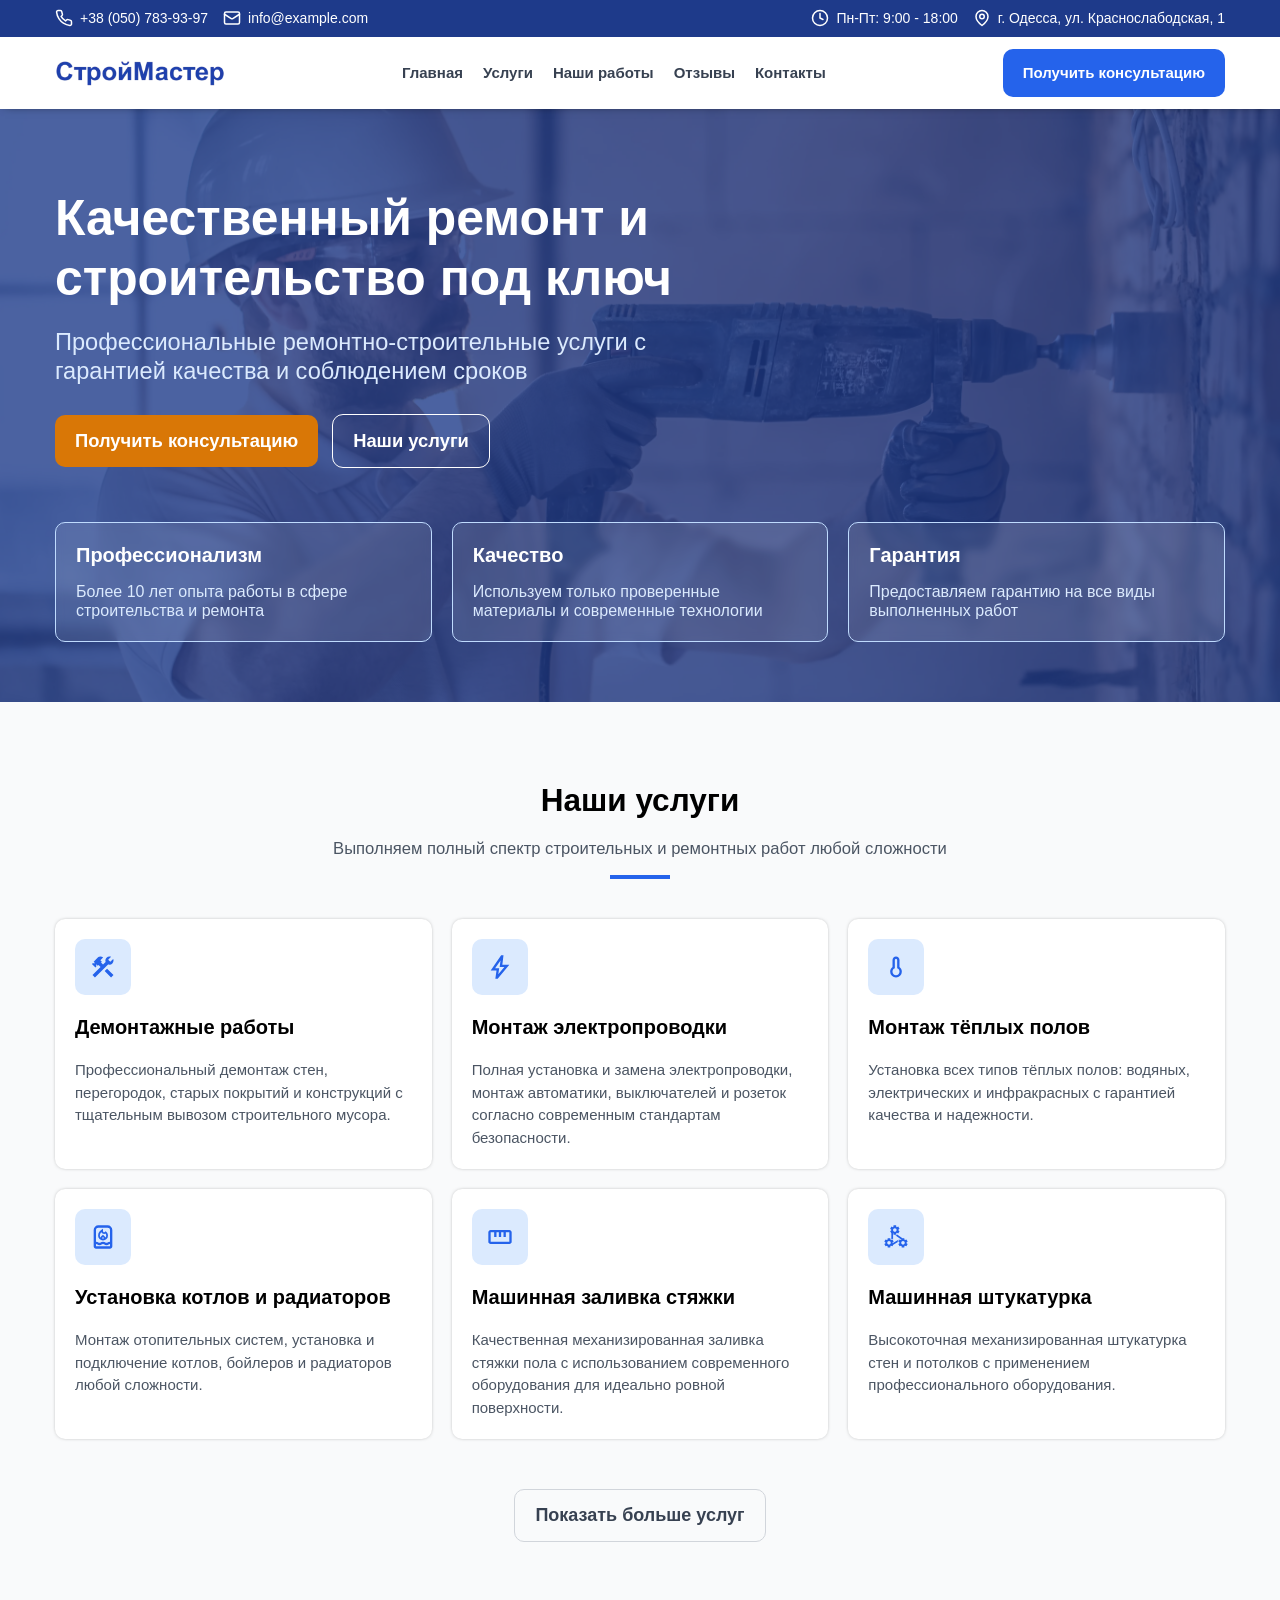
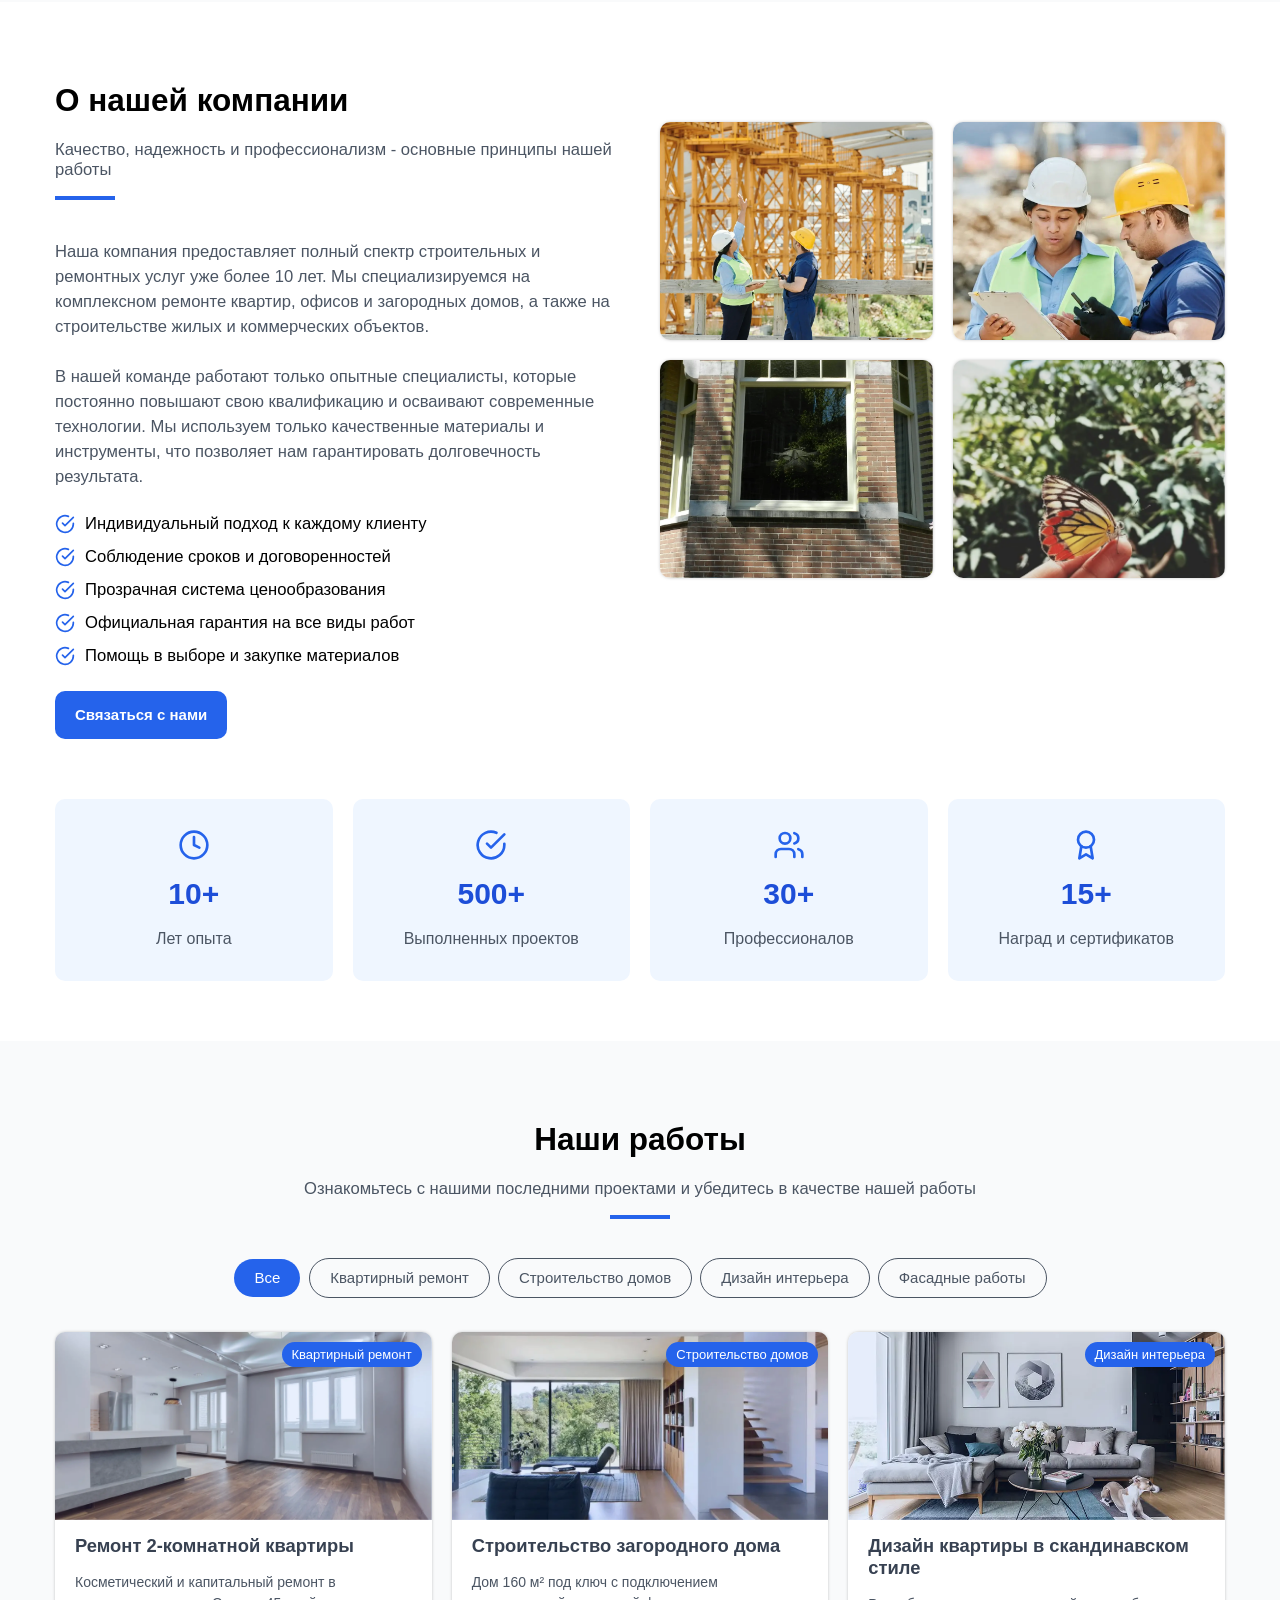
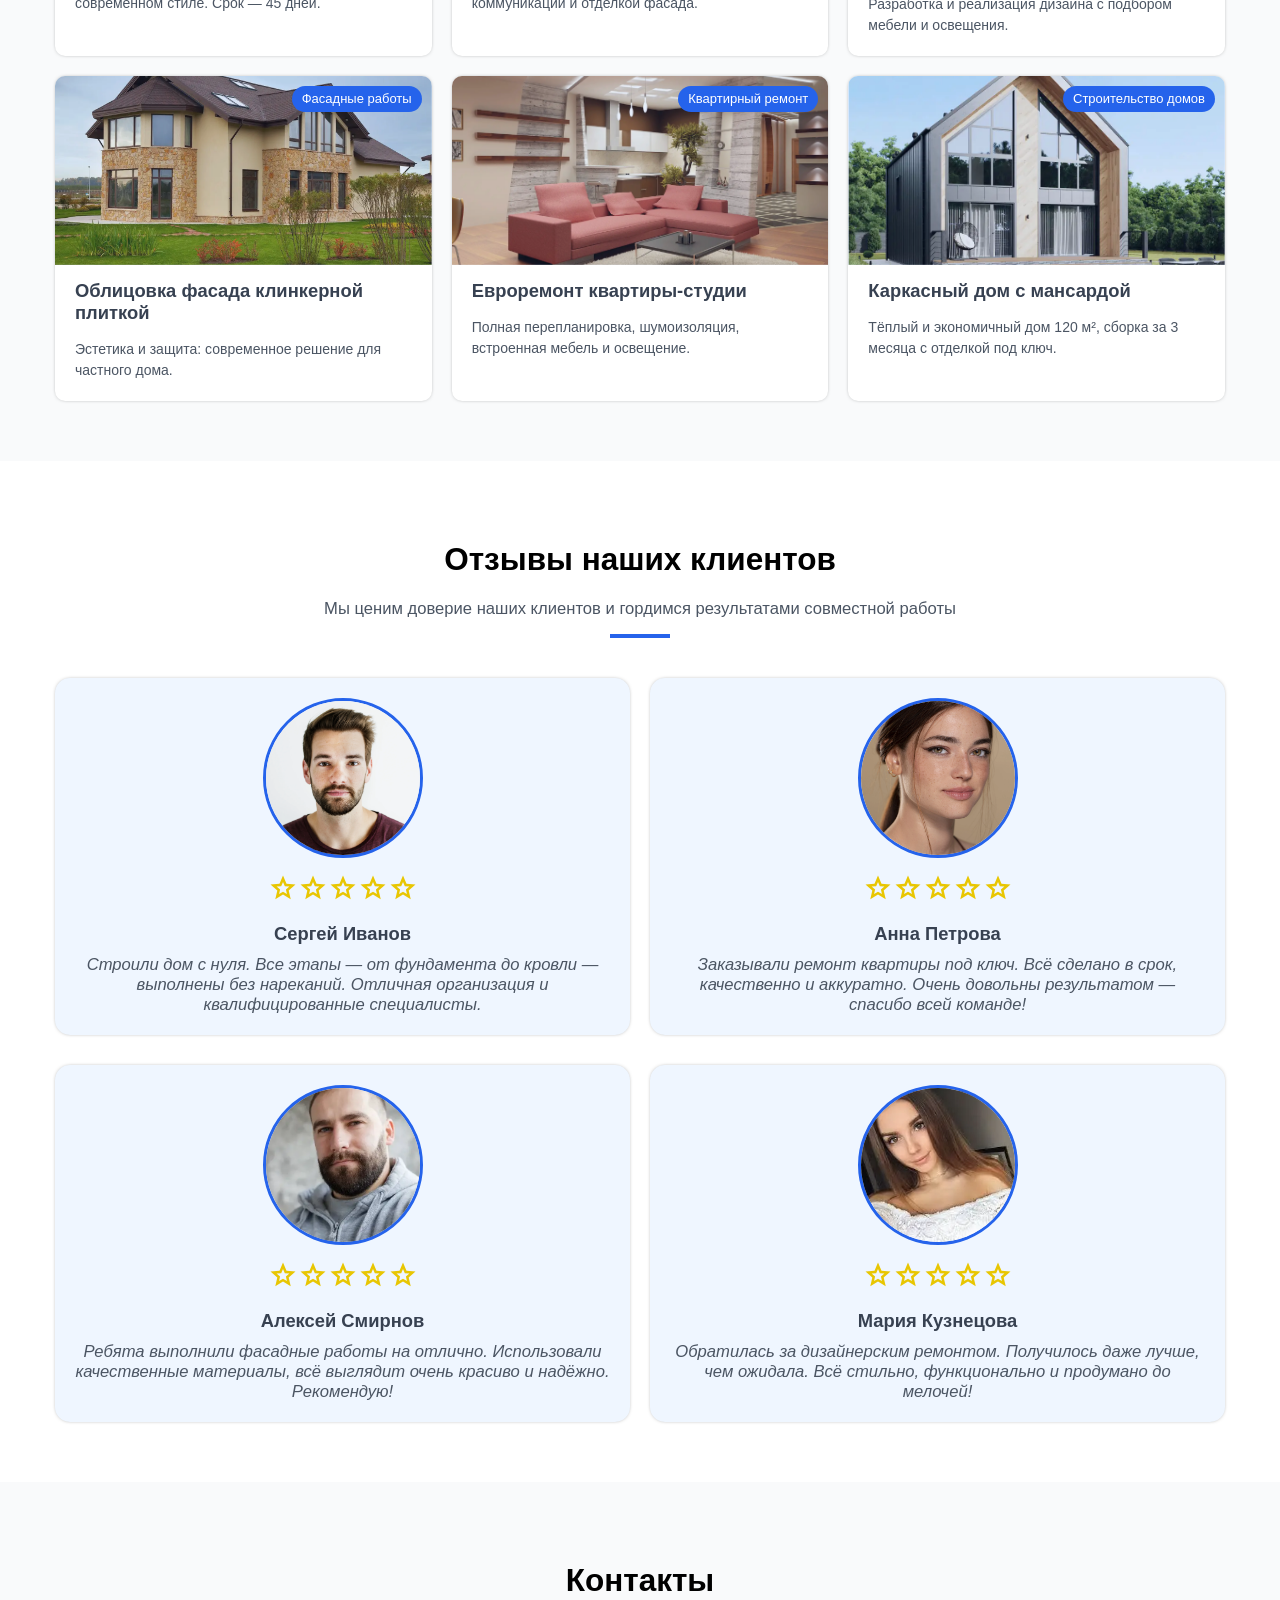
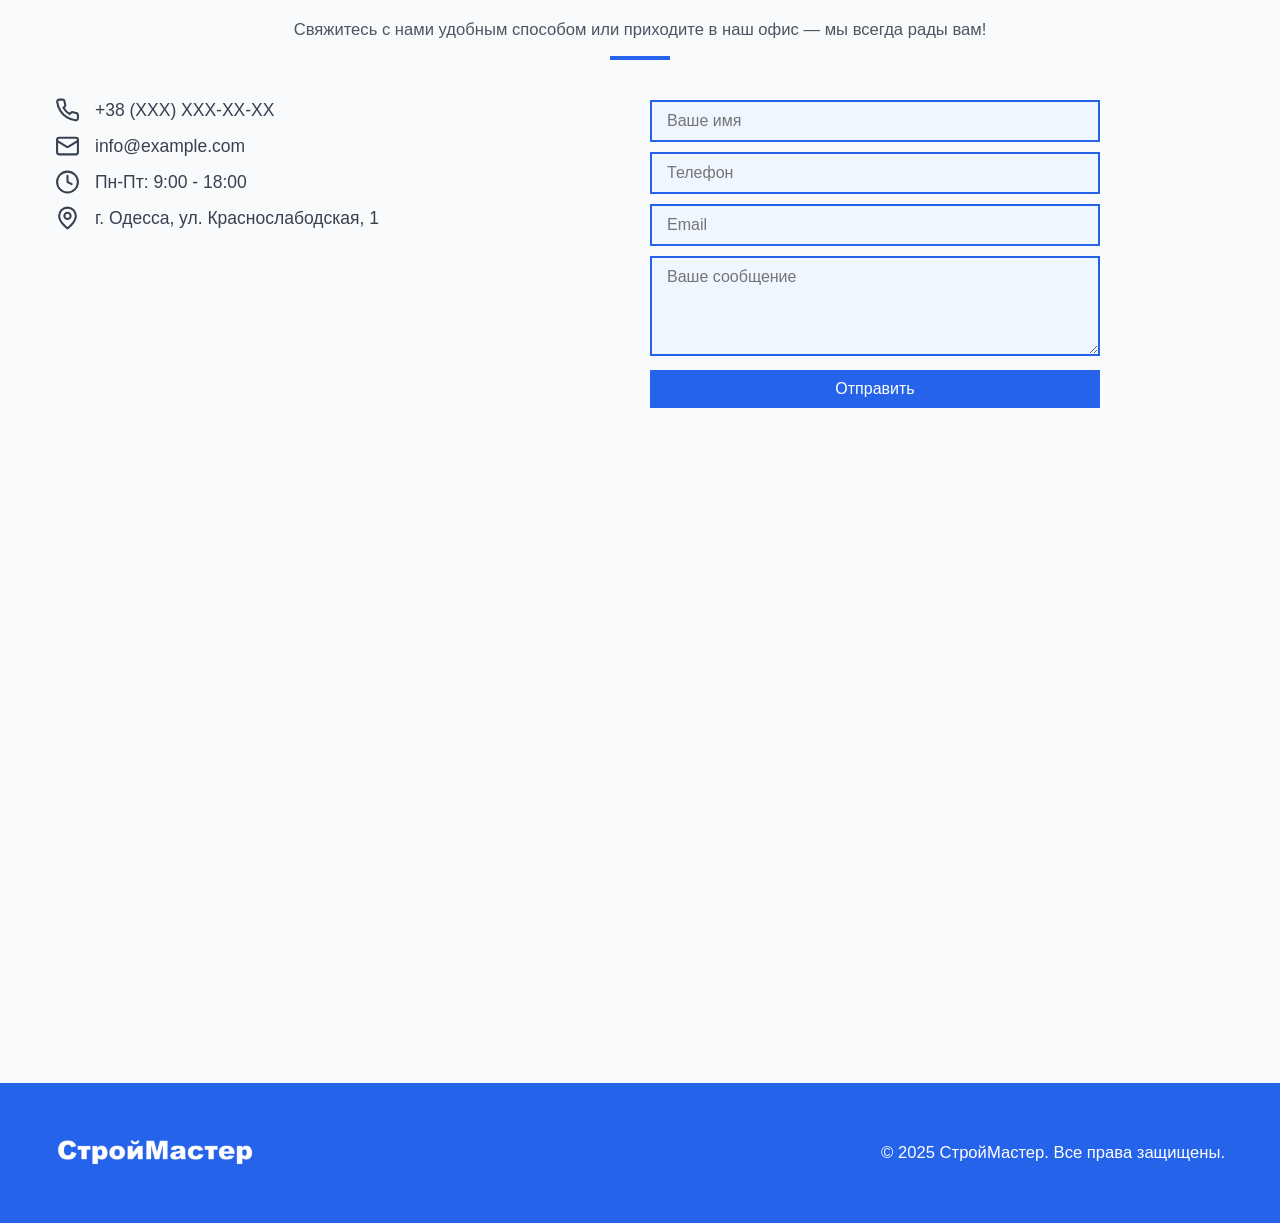
<file: index.html>
<!DOCTYPE html><html lang="ru"><head>    <meta charset="UTF-8">    <meta name="viewport" content="width=device-width, initial-scale=1.0">    <title>&#x421;&#x442;&#x440;&#x43E;&#x439;&#x41C;&#x430;&#x441;&#x442;&#x435;&#x440;</title>    <link rel="stylesheet" href="css/style.css"></head><body>    <div class="wrapper">        <header class="header">    <div class="header-top">        <div class="container">            <div class="header-top__body">                <ul class="header-top__list">                    <li class="header-top__item phone">                        <a href="tel:+380507839397">+38 (050) 783-93-97</a>                    </li>                    <li class="header-top__item mail">                        <a href="mailto:info@example.com">info@example.com</a>                    </li>                </ul>                <ul class="header-top__list">                    <li class="header-top__item time">                        <span>&#x41F;&#x43D;-&#x41F;&#x442;: 9:00 - 18:00</span>                    </li>                    <li class="header-top__item address">                        <span>&#x433;. &#x41E;&#x434;&#x435;&#x441;&#x441;&#x430;, &#x443;&#x43B;. &#x41A;&#x440;&#x430;&#x441;&#x43D;&#x43E;&#x441;&#x43B;&#x430;&#x431;&#x43E;&#x434;&#x441;&#x43A;&#x430;&#x44F;, 1</span>                    </li>                </ul>            </div>        </div>    </div>    <div class="header-bottom">        <div class="container">            <div class="header-bottom__body">                <div class="header-bottom__logo">                    <a href>                        <picture><source srcset="img/logo/01.webp" type="image/webp"><img src="img/logo/01.png" alt="logo"></picture>                    </a>                </div>                <ul class="header-bottom__list">                    <li class="header-bottom__item">                        <a href="index.html#main" id="main-button">&#x413;&#x43B;&#x430;&#x432;&#x43D;&#x430;&#x44F;</a>                    </li>                    <li class="header-bottom__item">                        <a href="index.html#services" id="services-button">&#x423;&#x441;&#x43B;&#x443;&#x433;&#x438;</a>                    </li>                    <li class="header-bottom__item">                        <a href="index.html#projects" id="projects-button">&#x41D;&#x430;&#x448;&#x438; &#x440;&#x430;&#x431;&#x43E;&#x442;&#x44B;</a>                    </li>                    <li class="header-bottom__item">                        <a href="index.html#feedbacks" id="feedbacks-button">&#x41E;&#x442;&#x437;&#x44B;&#x432;&#x44B;</a>                    </li>                    <li class="header-bottom__item">                        <a href="index.html#contacts" id="contacts-button">&#x41A;&#x43E;&#x43D;&#x442;&#x430;&#x43A;&#x442;&#x44B;</a>                    </li>                </ul>                <div class="header-bottom__link">                    <a href="index.html#contacts" id="contacts-button">&#x41F;&#x43E;&#x43B;&#x443;&#x447;&#x438;&#x442;&#x44C; &#x43A;&#x43E;&#x43D;&#x441;&#x443;&#x43B;&#x44C;&#x442;&#x430;&#x446;&#x438;&#x44E;</a>                </div>                <div class="header-bottom__menu">                    <span></span>                    <span></span>                    <span></span>                </div>            </div>        </div>    </div></header>        <main class="home-page">            <div class="hero" id="main">                <div class="container">                    <div class="hero__body">                        <div class="hero-body__title">                            <h1>&#x41A;&#x430;&#x447;&#x435;&#x441;&#x442;&#x432;&#x435;&#x43D;&#x43D;&#x44B;&#x439; &#x440;&#x435;&#x43C;&#x43E;&#x43D;&#x442; &#x438; &#x441;&#x442;&#x440;&#x43E;&#x438;&#x442;&#x435;&#x43B;&#x44C;&#x441;&#x442;&#x432;&#x43E; &#x43F;&#x43E;&#x434; &#x43A;&#x43B;&#x44E;&#x447;</h1>                        </div>                        <div class="hero-body__text">                            <p>&#x41F;&#x440;&#x43E;&#x444;&#x435;&#x441;&#x441;&#x438;&#x43E;&#x43D;&#x430;&#x43B;&#x44C;&#x43D;&#x44B;&#x435; &#x440;&#x435;&#x43C;&#x43E;&#x43D;&#x442;&#x43D;&#x43E;-&#x441;&#x442;&#x440;&#x43E;&#x438;&#x442;&#x435;&#x43B;&#x44C;&#x43D;&#x44B;&#x435; &#x443;&#x441;&#x43B;&#x443;&#x433;&#x438; &#x441; &#x433;&#x430;&#x440;&#x430;&#x43D;&#x442;&#x438;&#x435;&#x439; &#x43A;&#x430;&#x447;&#x435;&#x441;&#x442;&#x432;&#x430; &#x438; &#x441;&#x43E;&#x431;&#x43B;&#x44E;&#x434;&#x435;&#x43D;&#x438;&#x435;&#x43C; &#x441;&#x440;&#x43E;&#x43A;&#x43E;&#x432;</p>                        </div>                        <div class="hero-body__buttons">                            <div class="hero-body__button orange">                                <a href="#contacts">&#x41F;&#x43E;&#x43B;&#x443;&#x447;&#x438;&#x442;&#x44C; &#x43A;&#x43E;&#x43D;&#x441;&#x443;&#x43B;&#x44C;&#x442;&#x430;&#x446;&#x438;&#x44E;</a>                            </div>                            <div class="hero-body__button">                                <a href="#services">&#x41D;&#x430;&#x448;&#x438; &#x443;&#x441;&#x43B;&#x443;&#x433;&#x438;</a>                            </div>                        </div>                    </div>                    <div class="hero__items">                        <div class="hero-items__item">                            <div class="hero-items-item__title">                                <h2>&#x41F;&#x440;&#x43E;&#x444;&#x435;&#x441;&#x441;&#x438;&#x43E;&#x43D;&#x430;&#x43B;&#x438;&#x437;&#x43C;</h2>                            </div>                            <div class="hero-items-item__text">                                <p>&#x411;&#x43E;&#x43B;&#x435;&#x435; 10 &#x43B;&#x435;&#x442; &#x43E;&#x43F;&#x44B;&#x442;&#x430; &#x440;&#x430;&#x431;&#x43E;&#x442;&#x44B; &#x432; &#x441;&#x444;&#x435;&#x440;&#x435; &#x441;&#x442;&#x440;&#x43E;&#x438;&#x442;&#x435;&#x43B;&#x44C;&#x441;&#x442;&#x432;&#x430; &#x438; &#x440;&#x435;&#x43C;&#x43E;&#x43D;&#x442;&#x430;</p>                            </div>                        </div>                        <div class="hero-items__item">                            <div class="hero-items-item__title">                                <h2>&#x41A;&#x430;&#x447;&#x435;&#x441;&#x442;&#x432;&#x43E;</h2>                            </div>                            <div class="hero-items-item__text">                                <p>&#x418;&#x441;&#x43F;&#x43E;&#x43B;&#x44C;&#x437;&#x443;&#x435;&#x43C; &#x442;&#x43E;&#x43B;&#x44C;&#x43A;&#x43E; &#x43F;&#x440;&#x43E;&#x432;&#x435;&#x440;&#x435;&#x43D;&#x43D;&#x44B;&#x435; &#x43C;&#x430;&#x442;&#x435;&#x440;&#x438;&#x430;&#x43B;&#x44B; &#x438; &#x441;&#x43E;&#x432;&#x440;&#x435;&#x43C;&#x435;&#x43D;&#x43D;&#x44B;&#x435; &#x442;&#x435;&#x445;&#x43D;&#x43E;&#x43B;&#x43E;&#x433;&#x438;&#x438;</p>                            </div>                        </div>                        <div class="hero-items__item">                            <div class="hero-items-item__title">                                <h2>&#x413;&#x430;&#x440;&#x430;&#x43D;&#x442;&#x438;&#x44F;</h2>                            </div>                            <div class="hero-items-item__text">                                <p>&#x41F;&#x440;&#x435;&#x434;&#x43E;&#x441;&#x442;&#x430;&#x432;&#x43B;&#x44F;&#x435;&#x43C; &#x433;&#x430;&#x440;&#x430;&#x43D;&#x442;&#x438;&#x44E; &#x43D;&#x430; &#x432;&#x441;&#x435; &#x432;&#x438;&#x434;&#x44B; &#x432;&#x44B;&#x43F;&#x43E;&#x43B;&#x43D;&#x435;&#x43D;&#x43D;&#x44B;&#x445; &#x440;&#x430;&#x431;&#x43E;&#x442;</p>                            </div>                        </div>                    </div>                </div>            </div>            <div class="services" id="services">                <div class="container">                    <div class="services__title">                        <h1>&#x41D;&#x430;&#x448;&#x438; &#x443;&#x441;&#x43B;&#x443;&#x433;&#x438;</h1>                    </div>                    <div class="services__text">                        <p>&#x412;&#x44B;&#x43F;&#x43E;&#x43B;&#x43D;&#x44F;&#x435;&#x43C; &#x43F;&#x43E;&#x43B;&#x43D;&#x44B;&#x439; &#x441;&#x43F;&#x435;&#x43A;&#x442;&#x440; &#x441;&#x442;&#x440;&#x43E;&#x438;&#x442;&#x435;&#x43B;&#x44C;&#x43D;&#x44B;&#x445; &#x438; &#x440;&#x435;&#x43C;&#x43E;&#x43D;&#x442;&#x43D;&#x44B;&#x445; &#x440;&#x430;&#x431;&#x43E;&#x442; &#x43B;&#x44E;&#x431;&#x43E;&#x439; &#x441;&#x43B;&#x43E;&#x436;&#x43D;&#x43E;&#x441;&#x442;&#x438;</p>                    </div>                    <div class="services__body">                        <div class="services__item">                            <div class="services-item__img">                                <a href>                                    <picture><source srcset="img/services/01.svg" type="image/webp"><img src="img/services/01.svg" alt="services"></picture>                                </a>                            </div>                            <div class="services-item__title">                                <a href="demontazhnye-raboty.html">&#x414;&#x435;&#x43C;&#x43E;&#x43D;&#x442;&#x430;&#x436;&#x43D;&#x44B;&#x435; &#x440;&#x430;&#x431;&#x43E;&#x442;&#x44B;</a>                            </div>                            <div class="services-item__text">                                <p>&#x41F;&#x440;&#x43E;&#x444;&#x435;&#x441;&#x441;&#x438;&#x43E;&#x43D;&#x430;&#x43B;&#x44C;&#x43D;&#x44B;&#x439; &#x434;&#x435;&#x43C;&#x43E;&#x43D;&#x442;&#x430;&#x436; &#x441;&#x442;&#x435;&#x43D;, &#x43F;&#x435;&#x440;&#x435;&#x433;&#x43E;&#x440;&#x43E;&#x434;&#x43E;&#x43A;, &#x441;&#x442;&#x430;&#x440;&#x44B;&#x445; &#x43F;&#x43E;&#x43A;&#x440;&#x44B;&#x442;&#x438;&#x439; &#x438; &#x43A;&#x43E;&#x43D;&#x441;&#x442;&#x440;&#x443;&#x43A;&#x446;&#x438;&#x439; &#x441; &#x442;&#x449;&#x430;&#x442;&#x435;&#x43B;&#x44C;&#x43D;&#x44B;&#x43C; &#x432;&#x44B;&#x432;&#x43E;&#x437;&#x43E;&#x43C; &#x441;&#x442;&#x440;&#x43E;&#x438;&#x442;&#x435;&#x43B;&#x44C;&#x43D;&#x43E;&#x433;&#x43E; &#x43C;&#x443;&#x441;&#x43E;&#x440;&#x430;.</p>                            </div>                        </div>                        <div class="services__item">                            <div class="services-item__img">                                <a href>                                    <picture><source srcset="img/services/02.svg" type="image/webp"><img src="img/services/02.svg" alt="services"></picture>                                </a>                            </div>                            <div class="services-item__title">                                <a href="montazh-elektroprovodki.html">&#x41C;&#x43E;&#x43D;&#x442;&#x430;&#x436; &#x44D;&#x43B;&#x435;&#x43A;&#x442;&#x440;&#x43E;&#x43F;&#x440;&#x43E;&#x432;&#x43E;&#x434;&#x43A;&#x438;</a>                            </div>                            <div class="services-item__text">                                <p>&#x41F;&#x43E;&#x43B;&#x43D;&#x430;&#x44F; &#x443;&#x441;&#x442;&#x430;&#x43D;&#x43E;&#x432;&#x43A;&#x430; &#x438; &#x437;&#x430;&#x43C;&#x435;&#x43D;&#x430; &#x44D;&#x43B;&#x435;&#x43A;&#x442;&#x440;&#x43E;&#x43F;&#x440;&#x43E;&#x432;&#x43E;&#x434;&#x43A;&#x438;, &#x43C;&#x43E;&#x43D;&#x442;&#x430;&#x436; &#x430;&#x432;&#x442;&#x43E;&#x43C;&#x430;&#x442;&#x438;&#x43A;&#x438;, &#x432;&#x44B;&#x43A;&#x43B;&#x44E;&#x447;&#x430;&#x442;&#x435;&#x43B;&#x435;&#x439; &#x438; &#x440;&#x43E;&#x437;&#x435;&#x442;&#x43E;&#x43A; &#x441;&#x43E;&#x433;&#x43B;&#x430;&#x441;&#x43D;&#x43E; &#x441;&#x43E;&#x432;&#x440;&#x435;&#x43C;&#x435;&#x43D;&#x43D;&#x44B;&#x43C; &#x441;&#x442;&#x430;&#x43D;&#x434;&#x430;&#x440;&#x442;&#x430;&#x43C; &#x431;&#x435;&#x437;&#x43E;&#x43F;&#x430;&#x441;&#x43D;&#x43E;&#x441;&#x442;&#x438;.</p>                            </div>                        </div>                        <div class="services__item">                            <div class="services-item__img">                                <a href>                                    <picture><source srcset="img/services/03.svg" type="image/webp"><img src="img/services/03.svg" alt="services"></picture>                                </a>                            </div>                            <div class="services-item__title">                                <a href="montazh-teplykh-polov.html">&#x41C;&#x43E;&#x43D;&#x442;&#x430;&#x436; &#x442;&#x451;&#x43F;&#x43B;&#x44B;&#x445; &#x43F;&#x43E;&#x43B;&#x43E;&#x432;</a>                            </div>                            <div class="services-item__text">                                <p>&#x423;&#x441;&#x442;&#x430;&#x43D;&#x43E;&#x432;&#x43A;&#x430; &#x432;&#x441;&#x435;&#x445; &#x442;&#x438;&#x43F;&#x43E;&#x432; &#x442;&#x451;&#x43F;&#x43B;&#x44B;&#x445; &#x43F;&#x43E;&#x43B;&#x43E;&#x432;: &#x432;&#x43E;&#x434;&#x44F;&#x43D;&#x44B;&#x445;, &#x44D;&#x43B;&#x435;&#x43A;&#x442;&#x440;&#x438;&#x447;&#x435;&#x441;&#x43A;&#x438;&#x445; &#x438; &#x438;&#x43D;&#x444;&#x440;&#x430;&#x43A;&#x440;&#x430;&#x441;&#x43D;&#x44B;&#x445; &#x441; &#x433;&#x430;&#x440;&#x430;&#x43D;&#x442;&#x438;&#x435;&#x439; &#x43A;&#x430;&#x447;&#x435;&#x441;&#x442;&#x432;&#x430; &#x438; &#x43D;&#x430;&#x434;&#x435;&#x436;&#x43D;&#x43E;&#x441;&#x442;&#x438;.</p>                            </div>                        </div>                        <div class="services__item">                            <div class="services-item__img">                                <a href>                                    <picture><source srcset="img/services/04.svg" type="image/webp"><img src="img/services/04.svg" alt="services"></picture>                                </a>                            </div>                            <div class="services-item__title">                                <a href="ustanovka-kotlov-i-radiatorov.html">&#x423;&#x441;&#x442;&#x430;&#x43D;&#x43E;&#x432;&#x43A;&#x430; &#x43A;&#x43E;&#x442;&#x43B;&#x43E;&#x432; &#x438; &#x440;&#x430;&#x434;&#x438;&#x430;&#x442;&#x43E;&#x440;&#x43E;&#x432;</a>                            </div>                            <div class="services-item__text">                                <p>&#x41C;&#x43E;&#x43D;&#x442;&#x430;&#x436; &#x43E;&#x442;&#x43E;&#x43F;&#x438;&#x442;&#x435;&#x43B;&#x44C;&#x43D;&#x44B;&#x445; &#x441;&#x438;&#x441;&#x442;&#x435;&#x43C;, &#x443;&#x441;&#x442;&#x430;&#x43D;&#x43E;&#x432;&#x43A;&#x430; &#x438; &#x43F;&#x43E;&#x434;&#x43A;&#x43B;&#x44E;&#x447;&#x435;&#x43D;&#x438;&#x435; &#x43A;&#x43E;&#x442;&#x43B;&#x43E;&#x432;, &#x431;&#x43E;&#x439;&#x43B;&#x435;&#x440;&#x43E;&#x432; &#x438; &#x440;&#x430;&#x434;&#x438;&#x430;&#x442;&#x43E;&#x440;&#x43E;&#x432; &#x43B;&#x44E;&#x431;&#x43E;&#x439; &#x441;&#x43B;&#x43E;&#x436;&#x43D;&#x43E;&#x441;&#x442;&#x438;.</p>                            </div>                        </div>                        <div class="services__item">                            <div class="services-item__img">                                <a href>                                    <picture><source srcset="img/services/05.svg" type="image/webp"><img src="img/services/05.svg" alt="services"></picture>                                </a>                            </div>                            <div class="services-item__title">                                <a href="mashinnaya-zalivka-styazhki.html">&#x41C;&#x430;&#x448;&#x438;&#x43D;&#x43D;&#x430;&#x44F; &#x437;&#x430;&#x43B;&#x438;&#x432;&#x43A;&#x430; &#x441;&#x442;&#x44F;&#x436;&#x43A;&#x438;</a>                            </div>                            <div class="services-item__text">                                <p>&#x41A;&#x430;&#x447;&#x435;&#x441;&#x442;&#x432;&#x435;&#x43D;&#x43D;&#x430;&#x44F; &#x43C;&#x435;&#x445;&#x430;&#x43D;&#x438;&#x437;&#x438;&#x440;&#x43E;&#x432;&#x430;&#x43D;&#x43D;&#x430;&#x44F; &#x437;&#x430;&#x43B;&#x438;&#x432;&#x43A;&#x430; &#x441;&#x442;&#x44F;&#x436;&#x43A;&#x438; &#x43F;&#x43E;&#x43B;&#x430; &#x441; &#x438;&#x441;&#x43F;&#x43E;&#x43B;&#x44C;&#x437;&#x43E;&#x432;&#x430;&#x43D;&#x438;&#x435;&#x43C; &#x441;&#x43E;&#x432;&#x440;&#x435;&#x43C;&#x435;&#x43D;&#x43D;&#x43E;&#x433;&#x43E; &#x43E;&#x431;&#x43E;&#x440;&#x443;&#x434;&#x43E;&#x432;&#x430;&#x43D;&#x438;&#x44F; &#x434;&#x43B;&#x44F; &#x438;&#x434;&#x435;&#x430;&#x43B;&#x44C;&#x43D;&#x43E; &#x440;&#x43E;&#x432;&#x43D;&#x43E;&#x439; &#x43F;&#x43E;&#x432;&#x435;&#x440;&#x445;&#x43D;&#x43E;&#x441;&#x442;&#x438;.</p>                            </div>                        </div>                        <div class="services__item">                            <div class="services-item__img">                                <a href>                                    <picture><source srcset="img/services/06.svg" type="image/webp"><img src="img/services/06.svg" alt="services"></picture>                                </a>                            </div>                            <div class="services-item__title">                                <a href="mashinnaya-shtukaturka.html">&#x41C;&#x430;&#x448;&#x438;&#x43D;&#x43D;&#x430;&#x44F; &#x448;&#x442;&#x443;&#x43A;&#x430;&#x442;&#x443;&#x440;&#x43A;&#x430;</a>                            </div>                            <div class="services-item__text">                                <p>&#x412;&#x44B;&#x441;&#x43E;&#x43A;&#x43E;&#x442;&#x43E;&#x447;&#x43D;&#x430;&#x44F; &#x43C;&#x435;&#x445;&#x430;&#x43D;&#x438;&#x437;&#x438;&#x440;&#x43E;&#x432;&#x430;&#x43D;&#x43D;&#x430;&#x44F; &#x448;&#x442;&#x443;&#x43A;&#x430;&#x442;&#x443;&#x440;&#x43A;&#x430; &#x441;&#x442;&#x435;&#x43D; &#x438; &#x43F;&#x43E;&#x442;&#x43E;&#x43B;&#x43A;&#x43E;&#x432; &#x441; &#x43F;&#x440;&#x438;&#x43C;&#x435;&#x43D;&#x435;&#x43D;&#x438;&#x435;&#x43C; &#x43F;&#x440;&#x43E;&#x444;&#x435;&#x441;&#x441;&#x438;&#x43E;&#x43D;&#x430;&#x43B;&#x44C;&#x43D;&#x43E;&#x433;&#x43E; &#x43E;&#x431;&#x43E;&#x440;&#x443;&#x434;&#x43E;&#x432;&#x430;&#x43D;&#x438;&#x44F;.</p>                            </div>                        </div>                        <div class="services__item">                            <div class="services-item__img">                                <a href>                                    <picture><source srcset="img/services/07.svg" type="image/webp"><img src="img/services/07.svg" alt="services"></picture>                                </a>                            </div>                            <div class="services-item__title">                                <a href="montazh-gipsokartonnykh-konstruktsiy.html">&#x41C;&#x43E;&#x43D;&#x442;&#x430;&#x436; &#x433;&#x438;&#x43F;&#x441;&#x43E;&#x43A;&#x430;&#x440;&#x442;&#x43E;&#x43D;&#x43D;&#x44B;&#x445; &#x43A;&#x43E;&#x43D;&#x441;&#x442;&#x440;&#x443;&#x43A;&#x446;&#x438;&#x439;</a>                            </div>                            <div class="services-item__text">                                <p>&#x421;&#x43E;&#x437;&#x434;&#x430;&#x43D;&#x438;&#x435; &#x441;&#x442;&#x435;&#x43D;, &#x43F;&#x435;&#x440;&#x435;&#x433;&#x43E;&#x440;&#x43E;&#x434;&#x43E;&#x43A;, &#x43C;&#x43D;&#x43E;&#x433;&#x43E;&#x443;&#x440;&#x43E;&#x432;&#x43D;&#x435;&#x432;&#x44B;&#x445; &#x43F;&#x43E;&#x442;&#x43E;&#x43B;&#x43A;&#x43E;&#x432; &#x438; &#x43D;&#x438;&#x448; &#x438;&#x437; &#x433;&#x438;&#x43F;&#x441;&#x43E;&#x43A;&#x430;&#x440;&#x442;&#x43E;&#x43D;&#x430; &#x43B;&#x44E;&#x431;&#x43E;&#x439; &#x441;&#x43B;&#x43E;&#x436;&#x43D;&#x43E;&#x441;&#x442;&#x438; &#x438; &#x43A;&#x43E;&#x43D;&#x444;&#x438;&#x433;&#x443;&#x440;&#x430;&#x446;&#x438;&#x438;.</p>                            </div>                        </div>                        <div class="services__item">                            <div class="services-item__img">                                <a href>                                    <picture><source srcset="img/services/08.svg" type="image/webp"><img src="img/services/08.svg" alt="services"></picture>                                </a>                            </div>                            <div class="services-item__title">                                <a href="raspayka-trub-i-kanalizatsiya.html">&#x420;&#x430;&#x441;&#x43F;&#x430;&#x439;&#x43A;&#x430; &#x442;&#x440;&#x443;&#x431; &#x438; &#x43A;&#x430;&#x43D;&#x430;&#x43B;&#x438;&#x437;&#x430;&#x446;&#x438;&#x44F;</a>                            </div>                            <div class="services-item__text">                                <p>&#x41F;&#x440;&#x43E;&#x444;&#x435;&#x441;&#x441;&#x438;&#x43E;&#x43D;&#x430;&#x43B;&#x44C;&#x43D;&#x430;&#x44F; &#x440;&#x430;&#x437;&#x432;&#x43E;&#x434;&#x43A;&#x430; &#x432;&#x43E;&#x434;&#x43E;&#x43F;&#x440;&#x43E;&#x432;&#x43E;&#x434;&#x43D;&#x44B;&#x445; &#x438; &#x43A;&#x430;&#x43D;&#x430;&#x43B;&#x438;&#x437;&#x430;&#x446;&#x438;&#x43E;&#x43D;&#x43D;&#x44B;&#x445; &#x442;&#x440;&#x443;&#x431; &#x441; &#x438;&#x441;&#x43F;&#x43E;&#x43B;&#x44C;&#x437;&#x43E;&#x432;&#x430;&#x43D;&#x438;&#x435;&#x43C; &#x441;&#x43E;&#x432;&#x440;&#x435;&#x43C;&#x435;&#x43D;&#x43D;&#x44B;&#x445; &#x43C;&#x430;&#x442;&#x435;&#x440;&#x438;&#x430;&#x43B;&#x43E;&#x432;.</p>                            </div>                        </div>                        <div class="services__item">                            <div class="services-item__img">                                <a href>                                    <picture><source srcset="img/services/09.svg" type="image/webp"><img src="img/services/09.svg" alt="services"></picture>                                </a>                            </div>                            <div class="services-item__title">                                <a href="ukladka-plitki.html">&#x423;&#x43A;&#x43B;&#x430;&#x434;&#x43A;&#x430; &#x43F;&#x43B;&#x438;&#x442;&#x43A;&#x438;</a>                            </div>                            <div class="services-item__text">                                <p>&#x412;&#x44B;&#x441;&#x43E;&#x43A;&#x43E;&#x43A;&#x430;&#x447;&#x435;&#x441;&#x442;&#x432;&#x435;&#x43D;&#x43D;&#x430;&#x44F; &#x443;&#x43A;&#x43B;&#x430;&#x434;&#x43A;&#x430; &#x43A;&#x435;&#x440;&#x430;&#x43C;&#x438;&#x447;&#x435;&#x441;&#x43A;&#x43E;&#x439; &#x43F;&#x43B;&#x438;&#x442;&#x43A;&#x438;, &#x43A;&#x435;&#x440;&#x430;&#x43C;&#x43E;&#x433;&#x440;&#x430;&#x43D;&#x438;&#x442;&#x430; &#x438; &#x43C;&#x43E;&#x437;&#x430;&#x438;&#x43A;&#x438; &#x43B;&#x44E;&#x431;&#x43E;&#x439; &#x441;&#x43B;&#x43E;&#x436;&#x43D;&#x43E;&#x441;&#x442;&#x438; &#x432; &#x432;&#x430;&#x43D;&#x43D;&#x44B;&#x445; &#x43A;&#x43E;&#x43C;&#x43D;&#x430;&#x442;&#x430;&#x445;, &#x43A;&#x443;&#x445;&#x43D;&#x44F;&#x445; &#x438; &#x434;&#x440;&#x443;&#x433;&#x438;&#x445; &#x43F;&#x43E;&#x43C;&#x435;&#x449;&#x435;&#x43D;&#x438;&#x44F;&#x445;.</p>                            </div>                        </div>                        <div class="services__item">                            <div class="services-item__img">                                <a href>                                    <picture><source srcset="img/services/10.svg" type="image/webp"><img src="img/services/10.svg" alt="services"></picture>                                </a>                            </div>                            <div class="services-item__title">                                <a href="otdelochnye-raboty.html">&#x41E;&#x442;&#x434;&#x435;&#x43B;&#x43E;&#x447;&#x43D;&#x44B;&#x435; &#x440;&#x430;&#x431;&#x43E;&#x442;&#x44B;</a>                            </div>                            <div class="services-item__text">                                <p>&#x41A;&#x43E;&#x43C;&#x43F;&#x43B;&#x435;&#x43A;&#x441;&#x43D;&#x430;&#x44F; &#x432;&#x43D;&#x443;&#x442;&#x440;&#x435;&#x43D;&#x43D;&#x44F;&#x44F; &#x43E;&#x442;&#x434;&#x435;&#x43B;&#x43A;&#x430; &#x43F;&#x43E;&#x43C;&#x435;&#x449;&#x435;&#x43D;&#x438;&#x439;: &#x448;&#x43F;&#x430;&#x442;&#x43B;&#x435;&#x432;&#x43A;&#x430;, &#x43F;&#x43E;&#x43A;&#x440;&#x430;&#x441;&#x43A;&#x430;, &#x43F;&#x43E;&#x43A;&#x43B;&#x435;&#x439;&#x43A;&#x430; &#x43E;&#x431;&#x43E;&#x435;&#x432; &#x438; &#x434;&#x440;&#x443;&#x433;&#x438;&#x435; &#x444;&#x438;&#x43D;&#x438;&#x448;&#x43D;&#x44B;&#x435; &#x440;&#x430;&#x431;&#x43E;&#x442;&#x44B;.</p>                            </div>                        </div>                        <div class="services__item">                            <div class="services-item__img">                                <a href>                                    <picture><source srcset="img/services/11.svg" type="image/webp"><img src="img/services/11.svg" alt="services"></picture>                                </a>                            </div>                            <div class="services-item__title">                                <a href="ukladka-napolnykh-pokrytiy.html">&#x423;&#x43A;&#x43B;&#x430;&#x434;&#x43A;&#x430; &#x43D;&#x430;&#x43F;&#x43E;&#x43B;&#x44C;&#x43D;&#x44B;&#x445; &#x43F;&#x43E;&#x43A;&#x440;&#x44B;&#x442;&#x438;&#x439;</a>                            </div>                            <div class="services-item__text">                                <p>&#x41F;&#x440;&#x43E;&#x444;&#x435;&#x441;&#x441;&#x438;&#x43E;&#x43D;&#x430;&#x43B;&#x44C;&#x43D;&#x430;&#x44F; &#x443;&#x43A;&#x43B;&#x430;&#x434;&#x43A;&#x430; &#x43B;&#x430;&#x43C;&#x438;&#x43D;&#x430;&#x442;&#x430;, &#x43F;&#x430;&#x440;&#x43A;&#x435;&#x442;&#x430;, &#x43B;&#x438;&#x43D;&#x43E;&#x43B;&#x435;&#x443;&#x43C;&#x430;, &#x43A;&#x43E;&#x432;&#x440;&#x43E;&#x43B;&#x438;&#x43D;&#x430; &#x438; &#x434;&#x440;&#x443;&#x433;&#x438;&#x445; &#x43D;&#x430;&#x43F;&#x43E;&#x43B;&#x44C;&#x43D;&#x44B;&#x445; &#x43F;&#x43E;&#x43A;&#x440;&#x44B;&#x442;&#x438;&#x439;.</p>                            </div>                        </div>                        <div class="services__item">                            <div class="services-item__img">                                <a href>                                    <picture><source srcset="img/services/12.svg" type="image/webp"><img src="img/services/12.svg" alt="services"></picture>                                </a>                            </div>                            <div class="services-item__title">                                <a href="ustanovka-dverey.html">&#x423;&#x441;&#x442;&#x430;&#x43D;&#x43E;&#x432;&#x43A;&#x430; &#x434;&#x432;&#x435;&#x440;&#x435;&#x439;</a>                            </div>                            <div class="services-item__text">                                <p>&#x41C;&#x43E;&#x43D;&#x442;&#x430;&#x436; &#x432;&#x445;&#x43E;&#x434;&#x43D;&#x44B;&#x445; &#x438; &#x43C;&#x435;&#x436;&#x43A;&#x43E;&#x43C;&#x43D;&#x430;&#x442;&#x43D;&#x44B;&#x445; &#x434;&#x432;&#x435;&#x440;&#x435;&#x439;, &#x432;&#x43A;&#x43B;&#x44E;&#x447;&#x430;&#x44F; &#x434;&#x432;&#x435;&#x440;&#x438; &#x441;&#x43A;&#x440;&#x44B;&#x442;&#x43E;&#x433;&#x43E; &#x43C;&#x43E;&#x43D;&#x442;&#x430;&#x436;&#x430;, &#x441; &#x43F;&#x43E;&#x43B;&#x43D;&#x43E;&#x439; &#x43E;&#x442;&#x434;&#x435;&#x43B;&#x43A;&#x43E;&#x439; &#x43F;&#x440;&#x43E;&#x435;&#x43C;&#x43E;&#x432;.</p>                            </div>                        </div>                        <div class="services__item">                            <div class="services-item__img">                                <a href>                                    <picture><source srcset="img/services/13.svg" type="image/webp"><img src="img/services/13.svg" alt="services"></picture>                                </a>                            </div>                            <div class="services-item__title">                                <a href="dekorativnye-raboty.html">&#x414;&#x435;&#x43A;&#x43E;&#x440;&#x430;&#x442;&#x438;&#x432;&#x43D;&#x44B;&#x435; &#x440;&#x430;&#x431;&#x43E;&#x442;&#x44B;</a>                            </div>                            <div class="services-item__text">                                <p>&#x41D;&#x430;&#x43D;&#x435;&#x441;&#x435;&#x43D;&#x438;&#x435; &#x434;&#x435;&#x43A;&#x43E;&#x440;&#x430;&#x442;&#x438;&#x432;&#x43D;&#x44B;&#x445; &#x448;&#x442;&#x443;&#x43A;&#x430;&#x442;&#x443;&#x440;&#x43E;&#x43A;, &#x43F;&#x43E;&#x43A;&#x43B;&#x435;&#x439;&#x43A;&#x430; 3D &#x43F;&#x430;&#x43D;&#x435;&#x43B;&#x435;&#x439; &#x438; &#x434;&#x440;&#x443;&#x433;&#x438;&#x435; &#x434;&#x435;&#x43A;&#x43E;&#x440;&#x430;&#x442;&#x438;&#x432;&#x43D;&#x44B;&#x435; &#x44D;&#x43B;&#x435;&#x43C;&#x435;&#x43D;&#x442;&#x44B; &#x434;&#x43B;&#x44F; &#x443;&#x43D;&#x438;&#x43A;&#x430;&#x43B;&#x44C;&#x43D;&#x43E;&#x433;&#x43E; &#x434;&#x438;&#x437;&#x430;&#x439;&#x43D;&#x430;.</p>                            </div>                        </div>                        <div class="services__item">                            <div class="services-item__img">                                <a href>                                    <picture><source srcset="img/services/14.svg" type="image/webp"><img src="img/services/14.svg" alt="services"></picture>                                </a>                            </div>                            <div class="services-item__title">                                <a href="ustanovka-svetilnikov.html">&#x423;&#x441;&#x442;&#x430;&#x43D;&#x43E;&#x432;&#x43A;&#x430; &#x441;&#x432;&#x435;&#x442;&#x438;&#x43B;&#x44C;&#x43D;&#x438;&#x43A;&#x43E;&#x432;</a>                            </div>                            <div class="services-item__text">                                <p>&#x41C;&#x43E;&#x43D;&#x442;&#x430;&#x436; &#x440;&#x430;&#x437;&#x43B;&#x438;&#x447;&#x43D;&#x44B;&#x445; &#x442;&#x438;&#x43F;&#x43E;&#x432; &#x43E;&#x441;&#x432;&#x435;&#x449;&#x435;&#x43D;&#x438;&#x44F;: &#x43F;&#x43E;&#x442;&#x43E;&#x43B;&#x43E;&#x447;&#x43D;&#x44B;&#x445; &#x441;&#x432;&#x435;&#x442;&#x438;&#x43B;&#x44C;&#x43D;&#x438;&#x43A;&#x43E;&#x432;, &#x431;&#x440;&#x430;, &#x43B;&#x44E;&#x441;&#x442;&#x440; &#x438; &#x434;&#x435;&#x43A;&#x43E;&#x440;&#x430;&#x442;&#x438;&#x432;&#x43D;&#x43E;&#x439; &#x43F;&#x43E;&#x434;&#x441;&#x432;&#x435;&#x442;&#x43A;&#x438;.</p>                            </div>                        </div>                        <div class="services__item">                            <div class="services-item__img">                                <a href>                                    <picture><source srcset="img/services/15.svg" type="image/webp"><img src="img/services/15.svg" alt="services"></picture>                                </a>                            </div>                            <div class="services-item__title">                                <a href="izgotovlenie-mebeli.html">&#x418;&#x437;&#x433;&#x43E;&#x442;&#x43E;&#x432;&#x43B;&#x435;&#x43D;&#x438;&#x435; &#x43C;&#x435;&#x431;&#x435;&#x43B;&#x438;</a>                            </div>                            <div class="services-item__text">                                <p>&#x421;&#x43E;&#x437;&#x434;&#x430;&#x43D;&#x438;&#x435; &#x43A;&#x43E;&#x440;&#x43F;&#x443;&#x441;&#x43D;&#x43E;&#x439; &#x43C;&#x435;&#x431;&#x435;&#x43B;&#x438; &#x43F;&#x43E; &#x438;&#x43D;&#x434;&#x438;&#x432;&#x438;&#x434;&#x443;&#x430;&#x43B;&#x44C;&#x43D;&#x44B;&#x43C; &#x437;&#x430;&#x43A;&#x430;&#x437;&#x430;&#x43C; &#x441; &#x443;&#x447;&#x435;&#x442;&#x43E;&#x43C; &#x432;&#x441;&#x435;&#x445; &#x43F;&#x43E;&#x436;&#x435;&#x43B;&#x430;&#x43D;&#x438;&#x439; &#x43A;&#x43B;&#x438;&#x435;&#x43D;&#x442;&#x430;.</p>                            </div>                        </div>                        <div class="services__item">                            <div class="services-item__img">                                <a href>                                    <picture><source srcset="img/services/16.svg" type="image/webp"><img src="img/services/16.svg" alt="services"></picture>                                </a>                            </div>                            <div class="services-item__title">                                <a href="dizayn-i-raskroy-shtor.html">&#x414;&#x438;&#x437;&#x430;&#x439;&#x43D; &#x438; &#x440;&#x430;&#x441;&#x43A;&#x440;&#x43E;&#x439; &#x448;&#x442;&#x43E;&#x440;</a>                            </div>                            <div class="services-item__text">                                <p>&#x420;&#x430;&#x437;&#x440;&#x430;&#x431;&#x43E;&#x442;&#x43A;&#x430; &#x434;&#x438;&#x437;&#x430;&#x439;&#x43D;&#x430;, &#x43F;&#x43E;&#x448;&#x438;&#x432; &#x438; &#x443;&#x441;&#x442;&#x430;&#x43D;&#x43E;&#x432;&#x43A;&#x430; &#x448;&#x442;&#x43E;&#x440;, &#x433;&#x430;&#x440;&#x434;&#x438;&#x43D; &#x438; &#x436;&#x430;&#x43B;&#x44E;&#x437;&#x438; &#x434;&#x43B;&#x44F; &#x43B;&#x44E;&#x431;&#x44B;&#x445; &#x43F;&#x43E;&#x43C;&#x435;&#x449;&#x435;&#x43D;&#x438;&#x439;.</p>                            </div>                        </div>                        <div class="services__item">                            <div class="services-item__img">                                <a href>                                    <picture><source srcset="img/services/17.svg" type="image/webp"><img src="img/services/17.svg" alt="services"></picture>                                </a>                            </div>                            <div class="services-item__title">                                <a href="krovelnye-raboty.html">&#x41A;&#x440;&#x43E;&#x432;&#x435;&#x43B;&#x44C;&#x43D;&#x44B;&#x435; &#x440;&#x430;&#x431;&#x43E;&#x442;&#x44B;</a>                            </div>                            <div class="services-item__text">                                <p>&#x41C;&#x43E;&#x43D;&#x442;&#x430;&#x436; &#x438; &#x440;&#x435;&#x43C;&#x43E;&#x43D;&#x442; &#x43A;&#x440;&#x43E;&#x432;&#x43B;&#x438; &#x441; &#x438;&#x441;&#x43F;&#x43E;&#x43B;&#x44C;&#x437;&#x43E;&#x432;&#x430;&#x43D;&#x438;&#x435;&#x43C; &#x440;&#x430;&#x437;&#x43B;&#x438;&#x447;&#x43D;&#x44B;&#x445; &#x43C;&#x430;&#x442;&#x435;&#x440;&#x438;&#x430;&#x43B;&#x43E;&#x432; &#x438; &#x442;&#x435;&#x445;&#x43D;&#x43E;&#x43B;&#x43E;&#x433;&#x438;&#x439;.</p>                            </div>                        </div>                        <div class="services__item">                            <div class="services-item__img">                                <a href>                                    <picture><source srcset="img/services/18.svg" type="image/webp"><img src="img/services/18.svg" alt="services"></picture>                                </a>                            </div>                            <div class="services-item__title">                                <a href="uteplenie-domov.html">&#x423;&#x442;&#x435;&#x43F;&#x43B;&#x435;&#x43D;&#x438;&#x435; &#x434;&#x43E;&#x43C;&#x43E;&#x432;</a>                            </div>                            <div class="services-item__text">                                <p>&#x41A;&#x43E;&#x43C;&#x43F;&#x43B;&#x435;&#x43A;&#x441;&#x43D;&#x43E;&#x435; &#x443;&#x442;&#x435;&#x43F;&#x43B;&#x435;&#x43D;&#x438;&#x435; &#x444;&#x430;&#x441;&#x430;&#x434;&#x43E;&#x432;, &#x441;&#x442;&#x435;&#x43D;, &#x43F;&#x43E;&#x43B;&#x43E;&#x432; &#x438; &#x43F;&#x43E;&#x442;&#x43E;&#x43B;&#x43A;&#x43E;&#x432; &#x434;&#x43B;&#x44F; &#x43F;&#x43E;&#x432;&#x44B;&#x448;&#x435;&#x43D;&#x438;&#x44F; &#x44D;&#x43D;&#x435;&#x440;&#x433;&#x43E;&#x44D;&#x444;&#x444;&#x435;&#x43A;&#x442;&#x438;&#x432;&#x43D;&#x43E;&#x441;&#x442;&#x438; &#x437;&#x434;&#x430;&#x43D;&#x438;&#x44F;.</p>                            </div>                        </div>                        <div class="services__item">                            <div class="services-item__img">                                <a href>                                    <picture><source srcset="img/services/19.svg" type="image/webp"><img src="img/services/19.svg" alt="services"></picture>                                </a>                            </div>                            <div class="services-item__title">                                <a href="stroitelstvo.html">&#x421;&#x442;&#x440;&#x43E;&#x438;&#x442;&#x435;&#x43B;&#x44C;&#x441;&#x442;&#x432;&#x43E;</a>                            </div>                            <div class="services-item__text">                                <p>&#x41F;&#x43E;&#x43B;&#x43D;&#x44B;&#x439; &#x446;&#x438;&#x43A;&#x43B; &#x441;&#x442;&#x440;&#x43E;&#x438;&#x442;&#x435;&#x43B;&#x44C;&#x43D;&#x44B;&#x445; &#x440;&#x430;&#x431;&#x43E;&#x442; &#x43E;&#x442; &#x444;&#x443;&#x43D;&#x434;&#x430;&#x43C;&#x435;&#x43D;&#x442;&#x430; &#x434;&#x43E; &#x43A;&#x440;&#x43E;&#x432;&#x43B;&#x438; &#x441; &#x441;&#x43E;&#x431;&#x43B;&#x44E;&#x434;&#x435;&#x43D;&#x438;&#x435;&#x43C; &#x432;&#x441;&#x435;&#x445; &#x442;&#x435;&#x445;&#x43D;&#x43E;&#x43B;&#x43E;&#x433;&#x438;&#x447;&#x435;&#x441;&#x43A;&#x438;&#x445; &#x43D;&#x43E;&#x440;&#x43C;.</p>                            </div>                        </div>                        <div class="services__item">                            <div class="services-item__img">                                <a href>                                    <picture><source srcset="img/services/20.svg" type="image/webp"><img src="img/services/20.svg" alt="services"></picture>                                </a>                            </div>                            <div class="services-item__title">                                <a href="ozelenenie-uchastkov.html">&#x41E;&#x437;&#x435;&#x43B;&#x435;&#x43D;&#x435;&#x43D;&#x438;&#x435; &#x443;&#x447;&#x430;&#x441;&#x442;&#x43A;&#x43E;&#x432;</a>                            </div>                            <div class="services-item__text">                                <p>&#x41F;&#x440;&#x43E;&#x444;&#x435;&#x441;&#x441;&#x438;&#x43E;&#x43D;&#x430;&#x43B;&#x44C;&#x43D;&#x43E;&#x435; &#x43E;&#x437;&#x435;&#x43B;&#x435;&#x43D;&#x435;&#x43D;&#x438;&#x435; &#x438; &#x43B;&#x430;&#x43D;&#x434;&#x448;&#x430;&#x444;&#x442;&#x43D;&#x44B;&#x439; &#x434;&#x438;&#x437;&#x430;&#x439;&#x43D; &#x442;&#x435;&#x440;&#x440;&#x438;&#x442;&#x43E;&#x440;&#x438;&#x438; &#x441; &#x443;&#x447;&#x435;&#x442;&#x43E;&#x43C; &#x43E;&#x441;&#x43E;&#x431;&#x435;&#x43D;&#x43D;&#x43E;&#x441;&#x442;&#x435;&#x439; &#x43C;&#x435;&#x441;&#x442;&#x43D;&#x43E;&#x441;&#x442;&#x438;.</p>                            </div>                        </div>                        <div class="services__item">                            <div class="services-item__img">                                <a href>                                    <picture><source srcset="img/services/21.svg" type="image/webp"><img src="img/services/21.svg" alt="services"></picture>                                </a>                            </div>                            <div class="services-item__title">                                <a href="montazh-zabora.html">&#x41C;&#x43E;&#x43D;&#x442;&#x430;&#x436; &#x437;&#x430;&#x431;&#x43E;&#x440;&#x430;</a>                            </div>                            <div class="services-item__text">                                <p>&#x423;&#x441;&#x442;&#x430;&#x43D;&#x43E;&#x432;&#x43A;&#x430; &#x43E;&#x433;&#x440;&#x430;&#x436;&#x434;&#x435;&#x43D;&#x438;&#x439; &#x440;&#x430;&#x437;&#x43B;&#x438;&#x447;&#x43D;&#x44B;&#x445; &#x442;&#x438;&#x43F;&#x43E;&#x432;: &#x43A;&#x43E;&#x432;&#x430;&#x43D;&#x44B;&#x445;, &#x441;&#x435;&#x442;&#x447;&#x430;&#x442;&#x44B;&#x445;, &#x434;&#x435;&#x440;&#x435;&#x432;&#x44F;&#x43D;&#x43D;&#x44B;&#x445; &#x438; &#x43A;&#x438;&#x440;&#x43F;&#x438;&#x447;&#x43D;&#x44B;&#x445;.</p>                            </div>                        </div>                        <div class="services__item">                            <div class="services-item__img">                                <a href>                                    <picture><source srcset="img/services/22.svg" type="image/webp"><img src="img/services/22.svg" alt="services"></picture>                                </a>                            </div>                            <div class="services-item__title">                                <a href="betonnye-raboty.html">&#x411;&#x435;&#x442;&#x43E;&#x43D;&#x43D;&#x44B;&#x435; &#x440;&#x430;&#x431;&#x43E;&#x442;&#x44B;</a>                            </div>                            <div class="services-item__text">                                <p>&#x417;&#x430;&#x43B;&#x438;&#x432;&#x43A;&#x430; &#x444;&#x443;&#x43D;&#x434;&#x430;&#x43C;&#x435;&#x43D;&#x442;&#x43E;&#x432;, &#x43F;&#x43B;&#x43E;&#x449;&#x430;&#x434;&#x43E;&#x43A; &#x438; &#x434;&#x440;&#x443;&#x433;&#x438;&#x445; &#x431;&#x435;&#x442;&#x43E;&#x43D;&#x43D;&#x44B;&#x445; &#x43A;&#x43E;&#x43D;&#x441;&#x442;&#x440;&#x443;&#x43A;&#x446;&#x438;&#x439; &#x441; &#x43F;&#x440;&#x438;&#x43C;&#x435;&#x43D;&#x435;&#x43D;&#x438;&#x435;&#x43C; &#x441;&#x43E;&#x432;&#x440;&#x435;&#x43C;&#x435;&#x43D;&#x43D;&#x44B;&#x445; &#x442;&#x435;&#x445;&#x43D;&#x43E;&#x43B;&#x43E;&#x433;&#x438;&#x439;.</p>                            </div>                        </div>                        <div class="services__item">                            <div class="services-item__img">                                <a href>                                    <picture><source srcset="img/services/23.svg" type="image/webp"><img src="img/services/23.svg" alt="services"></picture>                                </a>                            </div>                            <div class="services-item__title">                                <a href="sistemy-konditsionirovaniya.html">&#x421;&#x438;&#x441;&#x442;&#x435;&#x43C;&#x44B; &#x43A;&#x43E;&#x43D;&#x434;&#x438;&#x446;&#x438;&#x43E;&#x43D;&#x438;&#x440;&#x43E;&#x432;&#x430;&#x43D;&#x438;&#x44F;</a>                            </div>                            <div class="services-item__text">                                <p>&#x41F;&#x440;&#x43E;&#x435;&#x43A;&#x442;&#x438;&#x440;&#x43E;&#x432;&#x430;&#x43D;&#x438;&#x435;, &#x43C;&#x43E;&#x43D;&#x442;&#x430;&#x436; &#x438; &#x43E;&#x431;&#x441;&#x43B;&#x443;&#x436;&#x438;&#x432;&#x430;&#x43D;&#x438;&#x435; &#x441;&#x438;&#x441;&#x442;&#x435;&#x43C; &#x43A;&#x43E;&#x43D;&#x434;&#x438;&#x446;&#x438;&#x43E;&#x43D;&#x438;&#x440;&#x43E;&#x432;&#x430;&#x43D;&#x438;&#x44F; &#x438; &#x432;&#x435;&#x43D;&#x442;&#x438;&#x43B;&#x44F;&#x446;&#x438;&#x438; &#x434;&#x43B;&#x44F; &#x43A;&#x43E;&#x43C;&#x444;&#x43E;&#x440;&#x442;&#x43D;&#x43E;&#x433;&#x43E; &#x43C;&#x438;&#x43A;&#x440;&#x43E;&#x43A;&#x43B;&#x438;&#x43C;&#x430;&#x442;&#x430;.</p>                            </div>                        </div>                    </div>                    <div class="services__button">                        <button id="Close">&#x41F;&#x43E;&#x43A;&#x430;&#x437;&#x430;&#x442;&#x44C; &#x431;&#x43E;&#x43B;&#x44C;&#x448;&#x435; &#x443;&#x441;&#x43B;&#x443;&#x433;</button>                    </div>                </div>            </div>            <div class="about">                <div class="container">                    <div class="about__row">                        <div class="about__body">                            <div class="about__title">                                <h1>&#x41E; &#x43D;&#x430;&#x448;&#x435;&#x439; &#x43A;&#x43E;&#x43C;&#x43F;&#x430;&#x43D;&#x438;&#x438;</h1>                            </div>                            <div class="about__text">                                <p>&#x41A;&#x430;&#x447;&#x435;&#x441;&#x442;&#x432;&#x43E;, &#x43D;&#x430;&#x434;&#x435;&#x436;&#x43D;&#x43E;&#x441;&#x442;&#x44C; &#x438; &#x43F;&#x440;&#x43E;&#x444;&#x435;&#x441;&#x441;&#x438;&#x43E;&#x43D;&#x430;&#x43B;&#x438;&#x437;&#x43C; - &#x43E;&#x441;&#x43D;&#x43E;&#x432;&#x43D;&#x44B;&#x435; &#x43F;&#x440;&#x438;&#x43D;&#x446;&#x438;&#x43F;&#x44B; &#x43D;&#x430;&#x448;&#x435;&#x439; &#x440;&#x430;&#x431;&#x43E;&#x442;&#x44B;</p>                            </div>                            <div class="about__description">                                <p>&#x41D;&#x430;&#x448;&#x430; &#x43A;&#x43E;&#x43C;&#x43F;&#x430;&#x43D;&#x438;&#x44F; &#x43F;&#x440;&#x435;&#x434;&#x43E;&#x441;&#x442;&#x430;&#x432;&#x43B;&#x44F;&#x435;&#x442; &#x43F;&#x43E;&#x43B;&#x43D;&#x44B;&#x439; &#x441;&#x43F;&#x435;&#x43A;&#x442;&#x440; &#x441;&#x442;&#x440;&#x43E;&#x438;&#x442;&#x435;&#x43B;&#x44C;&#x43D;&#x44B;&#x445; &#x438; &#x440;&#x435;&#x43C;&#x43E;&#x43D;&#x442;&#x43D;&#x44B;&#x445; &#x443;&#x441;&#x43B;&#x443;&#x433; &#x443;&#x436;&#x435; &#x431;&#x43E;&#x43B;&#x435;&#x435; 10 &#x43B;&#x435;&#x442;. &#x41C;&#x44B; &#x441;&#x43F;&#x435;&#x446;&#x438;&#x430;&#x43B;&#x438;&#x437;&#x438;&#x440;&#x443;&#x435;&#x43C;&#x441;&#x44F; &#x43D;&#x430; &#x43A;&#x43E;&#x43C;&#x43F;&#x43B;&#x435;&#x43A;&#x441;&#x43D;&#x43E;&#x43C; &#x440;&#x435;&#x43C;&#x43E;&#x43D;&#x442;&#x435; &#x43A;&#x432;&#x430;&#x440;&#x442;&#x438;&#x440;, &#x43E;&#x444;&#x438;&#x441;&#x43E;&#x432; &#x438; &#x437;&#x430;&#x433;&#x43E;&#x440;&#x43E;&#x434;&#x43D;&#x44B;&#x445; &#x434;&#x43E;&#x43C;&#x43E;&#x432;, &#x430; &#x442;&#x430;&#x43A;&#x436;&#x435; &#x43D;&#x430; &#x441;&#x442;&#x440;&#x43E;&#x438;&#x442;&#x435;&#x43B;&#x44C;&#x441;&#x442;&#x432;&#x435; &#x436;&#x438;&#x43B;&#x44B;&#x445; &#x438; &#x43A;&#x43E;&#x43C;&#x43C;&#x435;&#x440;&#x447;&#x435;&#x441;&#x43A;&#x438;&#x445; &#x43E;&#x431;&#x44A;&#x435;&#x43A;&#x442;&#x43E;&#x432;.</p>                                <p>&#x412; &#x43D;&#x430;&#x448;&#x435;&#x439; &#x43A;&#x43E;&#x43C;&#x430;&#x43D;&#x434;&#x435; &#x440;&#x430;&#x431;&#x43E;&#x442;&#x430;&#x44E;&#x442; &#x442;&#x43E;&#x43B;&#x44C;&#x43A;&#x43E; &#x43E;&#x43F;&#x44B;&#x442;&#x43D;&#x44B;&#x435; &#x441;&#x43F;&#x435;&#x446;&#x438;&#x430;&#x43B;&#x438;&#x441;&#x442;&#x44B;, &#x43A;&#x43E;&#x442;&#x43E;&#x440;&#x44B;&#x435; &#x43F;&#x43E;&#x441;&#x442;&#x43E;&#x44F;&#x43D;&#x43D;&#x43E; &#x43F;&#x43E;&#x432;&#x44B;&#x448;&#x430;&#x44E;&#x442; &#x441;&#x432;&#x43E;&#x44E; &#x43A;&#x432;&#x430;&#x43B;&#x438;&#x444;&#x438;&#x43A;&#x430;&#x446;&#x438;&#x44E; &#x438; &#x43E;&#x441;&#x432;&#x430;&#x438;&#x432;&#x430;&#x44E;&#x442; &#x441;&#x43E;&#x432;&#x440;&#x435;&#x43C;&#x435;&#x43D;&#x43D;&#x44B;&#x435; &#x442;&#x435;&#x445;&#x43D;&#x43E;&#x43B;&#x43E;&#x433;&#x438;&#x438;. &#x41C;&#x44B; &#x438;&#x441;&#x43F;&#x43E;&#x43B;&#x44C;&#x437;&#x443;&#x435;&#x43C; &#x442;&#x43E;&#x43B;&#x44C;&#x43A;&#x43E; &#x43A;&#x430;&#x447;&#x435;&#x441;&#x442;&#x432;&#x435;&#x43D;&#x43D;&#x44B;&#x435; &#x43C;&#x430;&#x442;&#x435;&#x440;&#x438;&#x430;&#x43B;&#x44B; &#x438; &#x438;&#x43D;&#x441;&#x442;&#x440;&#x443;&#x43C;&#x435;&#x43D;&#x442;&#x44B;, &#x447;&#x442;&#x43E; &#x43F;&#x43E;&#x437;&#x432;&#x43E;&#x43B;&#x44F;&#x435;&#x442; &#x43D;&#x430;&#x43C; &#x433;&#x430;&#x440;&#x430;&#x43D;&#x442;&#x438;&#x440;&#x43E;&#x432;&#x430;&#x442;&#x44C; &#x434;&#x43E;&#x43B;&#x433;&#x43E;&#x432;&#x435;&#x447;&#x43D;&#x43E;&#x441;&#x442;&#x44C; &#x440;&#x435;&#x437;&#x443;&#x43B;&#x44C;&#x442;&#x430;&#x442;&#x430;.</p>                            </div>                            <div class="about__list">                                <ul class="about__items">                                    <li class="about__item">                                        <p>&#x418;&#x43D;&#x434;&#x438;&#x432;&#x438;&#x434;&#x443;&#x430;&#x43B;&#x44C;&#x43D;&#x44B;&#x439; &#x43F;&#x43E;&#x434;&#x445;&#x43E;&#x434; &#x43A; &#x43A;&#x430;&#x436;&#x434;&#x43E;&#x43C;&#x443; &#x43A;&#x43B;&#x438;&#x435;&#x43D;&#x442;&#x443;</p>                                    </li>                                    <li class="about__item">                                        <p>&#x421;&#x43E;&#x431;&#x43B;&#x44E;&#x434;&#x435;&#x43D;&#x438;&#x435; &#x441;&#x440;&#x43E;&#x43A;&#x43E;&#x432; &#x438; &#x434;&#x43E;&#x433;&#x43E;&#x432;&#x43E;&#x440;&#x435;&#x43D;&#x43D;&#x43E;&#x441;&#x442;&#x435;&#x439;</p>                                    </li>                                    <li class="about__item">                                        <p>&#x41F;&#x440;&#x43E;&#x437;&#x440;&#x430;&#x447;&#x43D;&#x430;&#x44F; &#x441;&#x438;&#x441;&#x442;&#x435;&#x43C;&#x430; &#x446;&#x435;&#x43D;&#x43E;&#x43E;&#x431;&#x440;&#x430;&#x437;&#x43E;&#x432;&#x430;&#x43D;&#x438;&#x44F;</p>                                    </li>                                    <li class="about__item">                                        <p>&#x41E;&#x444;&#x438;&#x446;&#x438;&#x430;&#x43B;&#x44C;&#x43D;&#x430;&#x44F; &#x433;&#x430;&#x440;&#x430;&#x43D;&#x442;&#x438;&#x44F; &#x43D;&#x430; &#x432;&#x441;&#x435; &#x432;&#x438;&#x434;&#x44B; &#x440;&#x430;&#x431;&#x43E;&#x442;</p>                                    </li>                                    <li class="about__item">                                        <p>&#x41F;&#x43E;&#x43C;&#x43E;&#x449;&#x44C; &#x432; &#x432;&#x44B;&#x431;&#x43E;&#x440;&#x435; &#x438; &#x437;&#x430;&#x43A;&#x443;&#x43F;&#x43A;&#x435; &#x43C;&#x430;&#x442;&#x435;&#x440;&#x438;&#x430;&#x43B;&#x43E;&#x432;</p>                                    </li>                                </ul>                            </div>                            <div class="about__button">                                <a href="#contacts">&#x421;&#x432;&#x44F;&#x437;&#x430;&#x442;&#x44C;&#x441;&#x44F; &#x441; &#x43D;&#x430;&#x43C;&#x438;</a>                            </div>                        </div>                        <div class="about__images">                            <div class="about__img">                                <picture><source srcset="img/about/01.webp" type="image/webp"><img src="img/about/01.jpg" alt="about"></picture>                            </div>                            <div class="about__img">                                <picture><source srcset="img/about/02.webp" type="image/webp"><img src="img/about/02.jpg" alt="about"></picture>                            </div>                            <div class="about__img">                                <picture><source srcset="img/about/03.webp" type="image/webp"><img src="img/about/03.jpg" alt="about"></picture>                            </div>                            <div class="about__img">                                <picture><source srcset="img/about/04.webp" type="image/webp"><img src="img/about/04.jpg" alt="about"></picture>                            </div>                        </div>                    </div>                </div>            </div>            <div class="nums">                <div class="container">                    <div class="nums__body">                        <div class="nums__item">                            <div class="nums-item__icon">                                <picture><source srcset="img/nums/01.svg" type="image/webp"><img src="img/nums/01.svg" alt="nums"></picture>                            </div>                            <div class="nums-item__title">                                <h2><span id="10">0</span>+</h2>                            </div>                            <div class="nums-item__text">                                <p>&#x41B;&#x435;&#x442; &#x43E;&#x43F;&#x44B;&#x442;&#x430;</p>                            </div>                        </div>                        <div class="nums__item">                            <div class="nums-item__icon">                                <picture><source srcset="img/nums/02.svg" type="image/webp"><img src="img/nums/02.svg" alt="nums"></picture>                            </div>                            <div class="nums-item__title">                                <h2><span id="500">0</span>+</h2>                            </div>                            <div class="nums-item__text">                                <p>&#x412;&#x44B;&#x43F;&#x43E;&#x43B;&#x43D;&#x435;&#x43D;&#x43D;&#x44B;&#x445; &#x43F;&#x440;&#x43E;&#x435;&#x43A;&#x442;&#x43E;&#x432;</p>                            </div>                        </div>                        <div class="nums__item">                            <div class="nums-item__icon">                                <picture><source srcset="img/nums/03.svg" type="image/webp"><img src="img/nums/03.svg" alt="nums"></picture>                            </div>                            <div class="nums-item__title">                                <h2><span id="30">0</span>+</h2>                            </div>                            <div class="nums-item__text">                                <p>&#x41F;&#x440;&#x43E;&#x444;&#x435;&#x441;&#x441;&#x438;&#x43E;&#x43D;&#x430;&#x43B;&#x43E;&#x432;</p>                            </div>                        </div>                        <div class="nums__item">                            <div class="nums-item__icon">                                <picture><source srcset="img/nums/04.svg" type="image/webp"><img src="img/nums/04.svg" alt="nums"></picture>                            </div>                            <div class="nums-item__title">                                <h2><span id="15">0</span>+</h2>                            </div>                            <div class="nums-item__text">                                <p>&#x41D;&#x430;&#x433;&#x440;&#x430;&#x434; &#x438; &#x441;&#x435;&#x440;&#x442;&#x438;&#x444;&#x438;&#x43A;&#x430;&#x442;&#x43E;&#x432;</p>                            </div>                        </div>                    </div>                </div>            </div>            <div class="projects" id="projects">                <div class="container">                    <div class="projects__title">                        <h1>&#x41D;&#x430;&#x448;&#x438; &#x440;&#x430;&#x431;&#x43E;&#x442;&#x44B;</h1>                    </div>                    <div class="projects__text">                        <p>&#x41E;&#x437;&#x43D;&#x430;&#x43A;&#x43E;&#x43C;&#x44C;&#x442;&#x435;&#x441;&#x44C; &#x441; &#x43D;&#x430;&#x448;&#x438;&#x43C;&#x438; &#x43F;&#x43E;&#x441;&#x43B;&#x435;&#x434;&#x43D;&#x438;&#x43C;&#x438; &#x43F;&#x440;&#x43E;&#x435;&#x43A;&#x442;&#x430;&#x43C;&#x438; &#x438; &#x443;&#x431;&#x435;&#x434;&#x438;&#x442;&#x435;&#x441;&#x44C; &#x432; &#x43A;&#x430;&#x447;&#x435;&#x441;&#x442;&#x432;&#x435; &#x43D;&#x430;&#x448;&#x435;&#x439; &#x440;&#x430;&#x431;&#x43E;&#x442;&#x44B;</p>                    </div>                    <div class="projects__filters">                        <ul class="projects-filters__list">                            <li class="projects-filters__item active" id="all">&#x412;&#x441;&#x435;</li>                            <li class="projects-filters__item" id="renovation">&#x41A;&#x432;&#x430;&#x440;&#x442;&#x438;&#x440;&#x43D;&#x44B;&#x439; &#x440;&#x435;&#x43C;&#x43E;&#x43D;&#x442;</li>                            <li class="projects-filters__item" id="house">&#x421;&#x442;&#x440;&#x43E;&#x438;&#x442;&#x435;&#x43B;&#x44C;&#x441;&#x442;&#x432;&#x43E; &#x434;&#x43E;&#x43C;&#x43E;&#x432;</li>                            <li class="projects-filters__item" id="interior">&#x414;&#x438;&#x437;&#x430;&#x439;&#x43D; &#x438;&#x43D;&#x442;&#x435;&#x440;&#x44C;&#x435;&#x440;&#x430;</li>                            <li class="projects-filters__item" id="facade">&#x424;&#x430;&#x441;&#x430;&#x434;&#x43D;&#x44B;&#x435; &#x440;&#x430;&#x431;&#x43E;&#x442;&#x44B;</li>                        </ul>                    </div>                    <div class="projects__body">                        <div class="projects__item" id="renovation">                            <div class="projects-item__img">                                <picture><source srcset="img/projects/01.webp" type="image/webp"><img src="img/projects/01.jpg" alt="projects"></picture>                                <span>&#x41A;&#x432;&#x430;&#x440;&#x442;&#x438;&#x440;&#x43D;&#x44B;&#x439; &#x440;&#x435;&#x43C;&#x43E;&#x43D;&#x442;</span>                            </div>                            <div class="projects-item__title">                                <h2>&#x420;&#x435;&#x43C;&#x43E;&#x43D;&#x442; 2-&#x43A;&#x43E;&#x43C;&#x43D;&#x430;&#x442;&#x43D;&#x43E;&#x439; &#x43A;&#x432;&#x430;&#x440;&#x442;&#x438;&#x440;&#x44B;</h2>                            </div>                            <div class="projects-item__text">                                <p>&#x41A;&#x43E;&#x441;&#x43C;&#x435;&#x442;&#x438;&#x447;&#x435;&#x441;&#x43A;&#x438;&#x439; &#x438; &#x43A;&#x430;&#x43F;&#x438;&#x442;&#x430;&#x43B;&#x44C;&#x43D;&#x44B;&#x439; &#x440;&#x435;&#x43C;&#x43E;&#x43D;&#x442; &#x432; &#x441;&#x43E;&#x432;&#x440;&#x435;&#x43C;&#x435;&#x43D;&#x43D;&#x43E;&#x43C; &#x441;&#x442;&#x438;&#x43B;&#x435;. &#x421;&#x440;&#x43E;&#x43A; &#x2014; 45 &#x434;&#x43D;&#x435;&#x439;.</p>                            </div>                        </div>                        <div class="projects__item" id="house">                            <div class="projects-item__img">                                <picture><source srcset="img/projects/02.webp" type="image/webp"><img src="img/projects/02.jpg" alt="projects"></picture>                                <span>&#x421;&#x442;&#x440;&#x43E;&#x438;&#x442;&#x435;&#x43B;&#x44C;&#x441;&#x442;&#x432;&#x43E; &#x434;&#x43E;&#x43C;&#x43E;&#x432;</span>                            </div>                            <div class="projects-item__title">                                <h2>&#x421;&#x442;&#x440;&#x43E;&#x438;&#x442;&#x435;&#x43B;&#x44C;&#x441;&#x442;&#x432;&#x43E; &#x437;&#x430;&#x433;&#x43E;&#x440;&#x43E;&#x434;&#x43D;&#x43E;&#x433;&#x43E; &#x434;&#x43E;&#x43C;&#x430;</h2>                            </div>                            <div class="projects-item__text">                                <p>&#x414;&#x43E;&#x43C; 160 &#x43C;&#xB2; &#x43F;&#x43E;&#x434; &#x43A;&#x43B;&#x44E;&#x447; &#x441; &#x43F;&#x43E;&#x434;&#x43A;&#x43B;&#x44E;&#x447;&#x435;&#x43D;&#x438;&#x435;&#x43C; &#x43A;&#x43E;&#x43C;&#x43C;&#x443;&#x43D;&#x438;&#x43A;&#x430;&#x446;&#x438;&#x439; &#x438; &#x43E;&#x442;&#x434;&#x435;&#x43B;&#x43A;&#x43E;&#x439; &#x444;&#x430;&#x441;&#x430;&#x434;&#x430;.</p>                            </div>                        </div>                        <div class="projects__item" id="interior">                            <div class="projects-item__img">                                <picture><source srcset="img/projects/03.webp" type="image/webp"><img src="img/projects/03.jpg" alt="projects"></picture>                                <span>&#x414;&#x438;&#x437;&#x430;&#x439;&#x43D; &#x438;&#x43D;&#x442;&#x435;&#x440;&#x44C;&#x435;&#x440;&#x430;</span>                            </div>                            <div class="projects-item__title">                                <h2>&#x414;&#x438;&#x437;&#x430;&#x439;&#x43D; &#x43A;&#x432;&#x430;&#x440;&#x442;&#x438;&#x440;&#x44B; &#x432; &#x441;&#x43A;&#x430;&#x43D;&#x434;&#x438;&#x43D;&#x430;&#x432;&#x441;&#x43A;&#x43E;&#x43C; &#x441;&#x442;&#x438;&#x43B;&#x435;</h2>                            </div>                            <div class="projects-item__text">                                <p>&#x420;&#x430;&#x437;&#x440;&#x430;&#x431;&#x43E;&#x442;&#x43A;&#x430; &#x438; &#x440;&#x435;&#x430;&#x43B;&#x438;&#x437;&#x430;&#x446;&#x438;&#x44F; &#x434;&#x438;&#x437;&#x430;&#x439;&#x43D;&#x430; &#x441; &#x43F;&#x43E;&#x434;&#x431;&#x43E;&#x440;&#x43E;&#x43C; &#x43C;&#x435;&#x431;&#x435;&#x43B;&#x438; &#x438; &#x43E;&#x441;&#x432;&#x435;&#x449;&#x435;&#x43D;&#x438;&#x44F;.</p>                            </div>                        </div>                        <div class="projects__item" id="facade">                            <div class="projects-item__img">                                <picture><source srcset="img/projects/04.webp" type="image/webp"><img src="img/projects/04.jpg" alt="projects"></picture>                                <span>&#x424;&#x430;&#x441;&#x430;&#x434;&#x43D;&#x44B;&#x435; &#x440;&#x430;&#x431;&#x43E;&#x442;&#x44B;</span>                            </div>                            <div class="projects-item__title">                                <h2>&#x41E;&#x431;&#x43B;&#x438;&#x446;&#x43E;&#x432;&#x43A;&#x430; &#x444;&#x430;&#x441;&#x430;&#x434;&#x430; &#x43A;&#x43B;&#x438;&#x43D;&#x43A;&#x435;&#x440;&#x43D;&#x43E;&#x439; &#x43F;&#x43B;&#x438;&#x442;&#x43A;&#x43E;&#x439;</h2>                            </div>                            <div class="projects-item__text">                                <p>&#x42D;&#x441;&#x442;&#x435;&#x442;&#x438;&#x43A;&#x430; &#x438; &#x437;&#x430;&#x449;&#x438;&#x442;&#x430;: &#x441;&#x43E;&#x432;&#x440;&#x435;&#x43C;&#x435;&#x43D;&#x43D;&#x43E;&#x435; &#x440;&#x435;&#x448;&#x435;&#x43D;&#x438;&#x435; &#x434;&#x43B;&#x44F; &#x447;&#x430;&#x441;&#x442;&#x43D;&#x43E;&#x433;&#x43E; &#x434;&#x43E;&#x43C;&#x430;.</p>                            </div>                        </div>                        <div class="projects__item" id="renovation">                            <div class="projects-item__img">                                <picture><source srcset="img/projects/05.webp" type="image/webp"><img src="img/projects/05.jpg" alt="projects"></picture>                                <span>&#x41A;&#x432;&#x430;&#x440;&#x442;&#x438;&#x440;&#x43D;&#x44B;&#x439; &#x440;&#x435;&#x43C;&#x43E;&#x43D;&#x442;</span>                            </div>                            <div class="projects-item__title">                                <h2>&#x415;&#x432;&#x440;&#x43E;&#x440;&#x435;&#x43C;&#x43E;&#x43D;&#x442; &#x43A;&#x432;&#x430;&#x440;&#x442;&#x438;&#x440;&#x44B;-&#x441;&#x442;&#x443;&#x434;&#x438;&#x438;</h2>                            </div>                            <div class="projects-item__text">                                <p>&#x41F;&#x43E;&#x43B;&#x43D;&#x430;&#x44F; &#x43F;&#x435;&#x440;&#x435;&#x43F;&#x43B;&#x430;&#x43D;&#x438;&#x440;&#x43E;&#x432;&#x43A;&#x430;, &#x448;&#x443;&#x43C;&#x43E;&#x438;&#x437;&#x43E;&#x43B;&#x44F;&#x446;&#x438;&#x44F;, &#x432;&#x441;&#x442;&#x440;&#x43E;&#x435;&#x43D;&#x43D;&#x430;&#x44F; &#x43C;&#x435;&#x431;&#x435;&#x43B;&#x44C; &#x438; &#x43E;&#x441;&#x432;&#x435;&#x449;&#x435;&#x43D;&#x438;&#x435;.</p>                            </div>                        </div>                        <div class="projects__item" id="house">                            <div class="projects-item__img">                                <picture><source srcset="img/projects/06.webp" type="image/webp"><img src="img/projects/06.jpg" alt="projects"></picture>                                <span>&#x421;&#x442;&#x440;&#x43E;&#x438;&#x442;&#x435;&#x43B;&#x44C;&#x441;&#x442;&#x432;&#x43E; &#x434;&#x43E;&#x43C;&#x43E;&#x432;</span>                            </div>                            <div class="projects-item__title">                                <h2>&#x41A;&#x430;&#x440;&#x43A;&#x430;&#x441;&#x43D;&#x44B;&#x439; &#x434;&#x43E;&#x43C; &#x441; &#x43C;&#x430;&#x43D;&#x441;&#x430;&#x440;&#x434;&#x43E;&#x439;</h2>                            </div>                            <div class="projects-item__text">                                <p>&#x422;&#x451;&#x43F;&#x43B;&#x44B;&#x439; &#x438; &#x44D;&#x43A;&#x43E;&#x43D;&#x43E;&#x43C;&#x438;&#x447;&#x43D;&#x44B;&#x439; &#x434;&#x43E;&#x43C; 120 &#x43C;&#xB2;, &#x441;&#x431;&#x43E;&#x440;&#x43A;&#x430; &#x437;&#x430; 3 &#x43C;&#x435;&#x441;&#x44F;&#x446;&#x430; &#x441; &#x43E;&#x442;&#x434;&#x435;&#x43B;&#x43A;&#x43E;&#x439; &#x43F;&#x43E;&#x434; &#x43A;&#x43B;&#x44E;&#x447;.</p>                            </div>                        </div>                    </div>                </div>            </div>            <div class="feedbacks" id="feedbacks">                <div class="container">                    <div class="feedbacks__title">                        <h1>&#x41E;&#x442;&#x437;&#x44B;&#x432;&#x44B; &#x43D;&#x430;&#x448;&#x438;&#x445; &#x43A;&#x43B;&#x438;&#x435;&#x43D;&#x442;&#x43E;&#x432;</h1>                    </div>                    <div class="feedbacks__text">                        <p>&#x41C;&#x44B; &#x446;&#x435;&#x43D;&#x438;&#x43C; &#x434;&#x43E;&#x432;&#x435;&#x440;&#x438;&#x435; &#x43D;&#x430;&#x448;&#x438;&#x445; &#x43A;&#x43B;&#x438;&#x435;&#x43D;&#x442;&#x43E;&#x432; &#x438; &#x433;&#x43E;&#x440;&#x434;&#x438;&#x43C;&#x441;&#x44F; &#x440;&#x435;&#x437;&#x443;&#x43B;&#x44C;&#x442;&#x430;&#x442;&#x430;&#x43C;&#x438; &#x441;&#x43E;&#x432;&#x43C;&#x435;&#x441;&#x442;&#x43D;&#x43E;&#x439; &#x440;&#x430;&#x431;&#x43E;&#x442;&#x44B;</p>                    </div>                    <div class="feedbacks__body">                        <div class="feedbacks__item">                            <div class="feedbacks-item__img">                                <picture><source srcset="img/feedbacks/01.webp" type="image/webp"><img src="img/feedbacks/01.jpg" alt="feedbacks"></picture>                            </div>                            <div class="feedbacks-item__rate">                                <span class="active"></span>                                <span class="active"></span>                                <span class="active"></span>                                <span class="active"></span>                                <span class="active"></span>                            </div>                            <div class="feedbacks-item__title">                                <h2>&#x421;&#x435;&#x440;&#x433;&#x435;&#x439; &#x418;&#x432;&#x430;&#x43D;&#x43E;&#x432;</h2>                            </div>                            <div class="feedbacks-item__text">                                <p>&#x421;&#x442;&#x440;&#x43E;&#x438;&#x43B;&#x438; &#x434;&#x43E;&#x43C; &#x441; &#x43D;&#x443;&#x43B;&#x44F;. &#x412;&#x441;&#x435; &#x44D;&#x442;&#x430;&#x43F;&#x44B; &#x2014; &#x43E;&#x442; &#x444;&#x443;&#x43D;&#x434;&#x430;&#x43C;&#x435;&#x43D;&#x442;&#x430; &#x434;&#x43E; &#x43A;&#x440;&#x43E;&#x432;&#x43B;&#x438; &#x2014; &#x432;&#x44B;&#x43F;&#x43E;&#x43B;&#x43D;&#x435;&#x43D;&#x44B; &#x431;&#x435;&#x437; &#x43D;&#x430;&#x440;&#x435;&#x43A;&#x430;&#x43D;&#x438;&#x439;. &#x41E;&#x442;&#x43B;&#x438;&#x447;&#x43D;&#x430;&#x44F; &#x43E;&#x440;&#x433;&#x430;&#x43D;&#x438;&#x437;&#x430;&#x446;&#x438;&#x44F; &#x438; &#x43A;&#x432;&#x430;&#x43B;&#x438;&#x444;&#x438;&#x446;&#x438;&#x440;&#x43E;&#x432;&#x430;&#x43D;&#x43D;&#x44B;&#x435; &#x441;&#x43F;&#x435;&#x446;&#x438;&#x430;&#x43B;&#x438;&#x441;&#x442;&#x44B;.</p>                            </div>                        </div>                        <div class="feedbacks__item">                            <div class="feedbacks-item__img">                                <picture><source srcset="img/feedbacks/02.webp" type="image/webp"><img src="img/feedbacks/02.jpg" alt="feedbacks"></picture>                            </div>                            <div class="feedbacks-item__rate">                                <span class="active"></span>                                <span class="active"></span>                                <span class="active"></span>                                <span class="active"></span>                                <span class="active"></span>                            </div>                            <div class="feedbacks-item__title">                                <h2>&#x410;&#x43D;&#x43D;&#x430; &#x41F;&#x435;&#x442;&#x440;&#x43E;&#x432;&#x430;</h2>                            </div>                            <div class="feedbacks-item__text">                                <p>&#x417;&#x430;&#x43A;&#x430;&#x437;&#x44B;&#x432;&#x430;&#x43B;&#x438; &#x440;&#x435;&#x43C;&#x43E;&#x43D;&#x442; &#x43A;&#x432;&#x430;&#x440;&#x442;&#x438;&#x440;&#x44B; &#x43F;&#x43E;&#x434; &#x43A;&#x43B;&#x44E;&#x447;. &#x412;&#x441;&#x451; &#x441;&#x434;&#x435;&#x43B;&#x430;&#x43D;&#x43E; &#x432; &#x441;&#x440;&#x43E;&#x43A;, &#x43A;&#x430;&#x447;&#x435;&#x441;&#x442;&#x432;&#x435;&#x43D;&#x43D;&#x43E; &#x438; &#x430;&#x43A;&#x43A;&#x443;&#x440;&#x430;&#x442;&#x43D;&#x43E;. &#x41E;&#x447;&#x435;&#x43D;&#x44C; &#x434;&#x43E;&#x432;&#x43E;&#x43B;&#x44C;&#x43D;&#x44B; &#x440;&#x435;&#x437;&#x443;&#x43B;&#x44C;&#x442;&#x430;&#x442;&#x43E;&#x43C; &#x2014; &#x441;&#x43F;&#x430;&#x441;&#x438;&#x431;&#x43E; &#x432;&#x441;&#x435;&#x439; &#x43A;&#x43E;&#x43C;&#x430;&#x43D;&#x434;&#x435;!</p>                            </div>                        </div>                        <div class="feedbacks__item">                            <div class="feedbacks-item__img">                                <picture><source srcset="img/feedbacks/03.webp" type="image/webp"><img src="img/feedbacks/03.jpg" alt="feedbacks"></picture>                            </div>                            <div class="feedbacks-item__rate">                                <span class="active"></span>                                <span class="active"></span>                                <span class="active"></span>                                <span class="active"></span>                                <span class="active"></span>                            </div>                            <div class="feedbacks-item__title">                                <h2>&#x410;&#x43B;&#x435;&#x43A;&#x441;&#x435;&#x439; &#x421;&#x43C;&#x438;&#x440;&#x43D;&#x43E;&#x432;</h2>                            </div>                            <div class="feedbacks-item__text">                                <p>&#x420;&#x435;&#x431;&#x44F;&#x442;&#x430; &#x432;&#x44B;&#x43F;&#x43E;&#x43B;&#x43D;&#x438;&#x43B;&#x438; &#x444;&#x430;&#x441;&#x430;&#x434;&#x43D;&#x44B;&#x435; &#x440;&#x430;&#x431;&#x43E;&#x442;&#x44B; &#x43D;&#x430; &#x43E;&#x442;&#x43B;&#x438;&#x447;&#x43D;&#x43E;. &#x418;&#x441;&#x43F;&#x43E;&#x43B;&#x44C;&#x437;&#x43E;&#x432;&#x430;&#x43B;&#x438; &#x43A;&#x430;&#x447;&#x435;&#x441;&#x442;&#x432;&#x435;&#x43D;&#x43D;&#x44B;&#x435; &#x43C;&#x430;&#x442;&#x435;&#x440;&#x438;&#x430;&#x43B;&#x44B;, &#x432;&#x441;&#x451; &#x432;&#x44B;&#x433;&#x43B;&#x44F;&#x434;&#x438;&#x442; &#x43E;&#x447;&#x435;&#x43D;&#x44C; &#x43A;&#x440;&#x430;&#x441;&#x438;&#x432;&#x43E; &#x438; &#x43D;&#x430;&#x434;&#x451;&#x436;&#x43D;&#x43E;. &#x420;&#x435;&#x43A;&#x43E;&#x43C;&#x435;&#x43D;&#x434;&#x443;&#x44E;!</p>                            </div>                        </div>                        <div class="feedbacks__item">                            <div class="feedbacks-item__img">                                <picture><source srcset="img/feedbacks/04.webp" type="image/webp"><img src="img/feedbacks/04.jpg" alt="feedbacks"></picture>                            </div>                            <div class="feedbacks-item__rate">                                <span class="active"></span>                                <span class="active"></span>                                <span class="active"></span>                                <span class="active"></span>                                <span class="active"></span>                            </div>                            <div class="feedbacks-item__title">                                <h2>&#x41C;&#x430;&#x440;&#x438;&#x44F; &#x41A;&#x443;&#x437;&#x43D;&#x435;&#x446;&#x43E;&#x432;&#x430;</h2>                            </div>                            <div class="feedbacks-item__text">                                <p>&#x41E;&#x431;&#x440;&#x430;&#x442;&#x438;&#x43B;&#x430;&#x441;&#x44C; &#x437;&#x430; &#x434;&#x438;&#x437;&#x430;&#x439;&#x43D;&#x435;&#x440;&#x441;&#x43A;&#x438;&#x43C; &#x440;&#x435;&#x43C;&#x43E;&#x43D;&#x442;&#x43E;&#x43C;. &#x41F;&#x43E;&#x43B;&#x443;&#x447;&#x438;&#x43B;&#x43E;&#x441;&#x44C; &#x434;&#x430;&#x436;&#x435; &#x43B;&#x443;&#x447;&#x448;&#x435;, &#x447;&#x435;&#x43C; &#x43E;&#x436;&#x438;&#x434;&#x430;&#x43B;&#x430;. &#x412;&#x441;&#x451; &#x441;&#x442;&#x438;&#x43B;&#x44C;&#x43D;&#x43E;, &#x444;&#x443;&#x43D;&#x43A;&#x446;&#x438;&#x43E;&#x43D;&#x430;&#x43B;&#x44C;&#x43D;&#x43E; &#x438; &#x43F;&#x440;&#x43E;&#x434;&#x443;&#x43C;&#x430;&#x43D;&#x43E; &#x434;&#x43E; &#x43C;&#x435;&#x43B;&#x43E;&#x447;&#x435;&#x439;!</p>                            </div>                        </div>                    </div>                </div>            </div>            <div class="contacts" id="contacts">                <div class="container">                    <div class="contacts__title">                        <h1>&#x41A;&#x43E;&#x43D;&#x442;&#x430;&#x43A;&#x442;&#x44B;</h1>                    </div>                    <div class="contacts__text">                        <p>&#x421;&#x432;&#x44F;&#x436;&#x438;&#x442;&#x435;&#x441;&#x44C; &#x441; &#x43D;&#x430;&#x43C;&#x438; &#x443;&#x434;&#x43E;&#x431;&#x43D;&#x44B;&#x43C; &#x441;&#x43F;&#x43E;&#x441;&#x43E;&#x431;&#x43E;&#x43C; &#x438;&#x43B;&#x438; &#x43F;&#x440;&#x438;&#x445;&#x43E;&#x434;&#x438;&#x442;&#x435; &#x432; &#x43D;&#x430;&#x448; &#x43E;&#x444;&#x438;&#x441; &#x2014; &#x43C;&#x44B; &#x432;&#x441;&#x435;&#x433;&#x434;&#x430; &#x440;&#x430;&#x434;&#x44B; &#x432;&#x430;&#x43C;!</p>                    </div>                    <div class="contacts__body">                        <div class="contacts__info">                            <ul class="contacts-info__list">                                <li class="contacts-info__item phone">                                    <a href>+38 (XXX) XXX-XX-XX</a>                                </li>                                <li class="contacts-info__item mail">                                    <a href="mailto:info@example.com">info@example.com</a>                                </li>                                <li class="contacts-info__item time">                                    <span>&#x41F;&#x43D;-&#x41F;&#x442;: 9:00 - 18:00</span>                                </li>                                <li class="contacts-info__item address">                                    <span>&#x433;. &#x41E;&#x434;&#x435;&#x441;&#x441;&#x430;, &#x443;&#x43B;. &#x41A;&#x440;&#x430;&#x441;&#x43D;&#x43E;&#x441;&#x43B;&#x430;&#x431;&#x43E;&#x434;&#x441;&#x43A;&#x430;&#x44F;, 1</span>                                </li>                            </ul>                        </div>                        <div class="contacts__form">                            <form action>                                <div class="form-group">                                    <input type="text" name="name" placeholder="&#x412;&#x430;&#x448;&#x435; &#x438;&#x43C;&#x44F;" autocomplete="off">                                </div>                                <div class="form-group">                                    <input type="tel" name="phone" placeholder="&#x422;&#x435;&#x43B;&#x435;&#x444;&#x43E;&#x43D;" autocomplete="off">                                </div>                                <div class="form-group">                                    <input type="email" name="email" placeholder="Email" autocomplete="off">                                </div>                                <div class="form-group">                                    <textarea name="message" placeholder="&#x412;&#x430;&#x448;&#x435; &#x441;&#x43E;&#x43E;&#x431;&#x449;&#x435;&#x43D;&#x438;&#x435;" autocomplete="off"></textarea>                                </div>                                <div class="form-group">                                    <button type="submit">&#x41E;&#x442;&#x43F;&#x440;&#x430;&#x432;&#x438;&#x442;&#x44C;</button>                                </div>                            </form>                        </div>                        <div class="contacts__map">                            <iframe src="https://www.google.com/maps/embed?pb=!1m18!1m12!1m3!1d2746.8593568866163!2d30.706324475819553!3d46.49109726434067!2m3!1f0!2f0!3f0!3m2!1i1024!2i768!4f13.1!3m3!1m2!1s0x40c631e64a7cd065%3A0xca65c71446bae282!2z0YPQuy4g0JrRgNCw0YHQvdC-0YHQu9C-0LHQvtC00YHQutCw0Y8sIDEsINCe0LTQtdGB0YHQsCwg0J7QtNC10YHRgdC60LDRjyDQvtCx0LvQsNGB0YLRjCwgNjUwMDA!5e0!3m2!1sru!2sua!4v1746280942332!5m2!1sru!2sua" width="600" height="450" style="border:0;" allowfullscreen loading="lazy" referrerpolicy="no-referrer-when-downgrade"></iframe>                        </div>                    </div>                </div>            </div>        </main>        <footer class="footer">    <div class="container">        <div class="footer__body">            <div class="footer__img">                <a href>                    <picture><source srcset="img/logo/02.webp" type="image/webp"><img src="img/logo/02.png" alt="logo"></picture>                </a>            </div>            <div class="footer__text">                <p>&#xA9; 2025 &#x421;&#x442;&#x440;&#x43E;&#x439;&#x41C;&#x430;&#x441;&#x442;&#x435;&#x440;. &#x412;&#x441;&#x435; &#x43F;&#x440;&#x430;&#x432;&#x430; &#x437;&#x430;&#x449;&#x438;&#x449;&#x435;&#x43D;&#x44B;.</p>            </div>        </div>    </div></footer>    </div>    <script src="js/script.js"></script></body></html>
</file>
<file: css/style.css>
* {
  padding: 0;
  margin: 0;
  border: 0;
}

*,
*:before,
*:after {
  -webkit-box-sizing: border-box;
  box-sizing: border-box;
}

:focus,
:active {
  outline: none;
}

a:focus,
a:active {
  outline: none;
}

nav,
footer,
header,
aside {
  display: block;
}

html,
body {
  height: 100%;
  width: 100%;
  font-size: 100%;
  line-height: 1.2;
  font-family: "Sergoe", sans-serif;
  font-size: 14px;
  -ms-text-size-adjust: 100%;
  -moz-text-size-adjust: 100%;
  -webkit-text-size-adjust: 100%;
}

input,
button,
textarea {
  font-family: inherit;
}

input::-ms-clear {
  display: none;
}

button {
  cursor: pointer;
}

button::-moz-focus-inner {
  padding: 0;
  border: 0;
}

a,
a:visited {
  text-decoration: none;
}

ul,
li {
  list-style: none;
}

img {
  vertical-align: top;
}

h1,
h2,
h3,
h4,
h5,
h6 {
  font-size: inherit;
  font-weight: 400;
}

@font-face {
  font-family: "Segoe";
  font-display: swap;
  src: url("../fonts/Segoe UI Bold Italic.woff") format("woff"), url("../fonts/Segoe UI Bold Italic.woff2") format("woff2");
  font-weight: 700;
  font-style: italic;
}

@font-face {
  font-family: "Segoe";
  font-display: swap;
  src: url("../fonts/Segoe UI Bold.woff") format("woff"), url("../fonts/Segoe UI Bold.woff2") format("woff2");
  font-weight: 700;
  font-style: normal;
}

@font-face {
  font-family: "Segoe";
  font-display: swap;
  src: url("../fonts/Segoe UI Italic.woff") format("woff"), url("../fonts/Segoe UI Italic.woff2") format("woff2");
  font-weight: 400;
  font-style: italic;
}

@font-face {
  font-family: "Segoe";
  font-display: swap;
  src: url("../fonts/Segoe UI.woff") format("woff"), url("../fonts/Segoe UI.woff2") format("woff2");
  font-weight: 400;
  font-style: normal;
}

.header {
  -webkit-box-flex: 0;
      -ms-flex: 0 0 auto;
          flex: 0 0 auto;
  position: relative;
  z-index: 50;
}

.header::before {
  content: "";
  position: absolute;
  top: 0;
  left: 0;
  width: 100%;
  height: 100%;
  background-color: #ffffff;
  -webkit-box-shadow: 0 0 10px -5px #000000;
          box-shadow: 0 0 10px -5px #000000;
  z-index: 3;
}

.header-top {
  position: relative;
  background-color: rgb(30, 58, 138);
  padding: 10px 0px;
  z-index: 3;
}

.header-top__body {
  display: -webkit-box;
  display: -ms-flexbox;
  display: flex;
  -webkit-box-pack: justify;
      -ms-flex-pack: justify;
          justify-content: space-between;
  -webkit-box-align: center;
      -ms-flex-align: center;
          align-items: center;
}

.header-top__list {
  margin: 0px 15px 0px 0px;
  display: -webkit-box;
  display: -ms-flexbox;
  display: flex;
}

.header-top__list:last-child {
  margin: 0;
}

.header-top__item {
  margin: 0px 15px 0px 0px;
}

.header-top__item.phone a::before {
  background: url("../img/header/icons/01.svg") center/contain no-repeat;
}

.header-top__item.mail a::before {
  background: url("../img/header/icons/02.svg") center/contain no-repeat;
}

.header-top__item.time span::before {
  background: url("../img/header/icons/03.svg") center/contain no-repeat;
}

.header-top__item.address span::before {
  background: url("../img/header/icons/04.svg") center/contain no-repeat;
}

.header-top__item:last-child {
  margin: 0;
}

.header-top__item a,
.header-top__item span {
  font-size: 14px;
  color: #ffffff;
  position: relative;
  padding: 0px 0px 0px 25px;
}

.header-top__item a::before,
.header-top__item span::before {
  content: "";
  position: absolute;
  top: 50%;
  left: 0;
  -webkit-transform: translate(0, -50%);
      -ms-transform: translate(0, -50%);
          transform: translate(0, -50%);
  width: 18px;
  height: 18px;
}

.header-bottom {
  padding: 12px 0px;
}

.header-bottom__body {
  display: -webkit-box;
  display: -ms-flexbox;
  display: flex;
  -webkit-box-pack: justify;
      -ms-flex-pack: justify;
          justify-content: space-between;
  -webkit-box-align: center;
      -ms-flex-align: center;
          align-items: center;
}

.header-bottom__logo {
  margin: 0px 20px 0px 0px;
  width: 170px;
  height: 33px;
  position: relative;
  z-index: 3;
}

.header-bottom__logo img {
  position: absolute;
  top: 50%;
  left: 50%;
  -webkit-transform: translate(-50%, -50%);
      -ms-transform: translate(-50%, -50%);
          transform: translate(-50%, -50%);
  width: 100%;
  height: 100%;
  -o-object-fit: contain;
     object-fit: contain;
}

.header-bottom__list {
  display: -webkit-box;
  display: -ms-flexbox;
  display: flex;
  margin: 0px 20px 0px 0px;
  position: relative;
  z-index: 3;
}

.header-bottom__item {
  margin: 0px 20px 0px 0px;
}

.header-bottom__item:last-child {
  margin: 0;
}

.header-bottom__item a {
  color: rgb(55, 65, 81);
  -webkit-transition: all 0.3s ease 0s;
  transition: all 0.3s ease 0s;
  font-weight: 700;
  font-size: 15px;
}

.header-bottom__item a:hover {
  color: rgb(37, 99, 235);
}

.header-bottom__link {
  position: relative;
  z-index: 3;
}

.header-bottom__link a {
  display: block;
  text-align: center;
  background-color: rgb(37, 99, 235);
  color: #ffffff;
  padding: 15px 20px;
  font-weight: 700;
  font-size: 15px;
  border-radius: 10px;
  -webkit-transition: all 0.3s ease 0s;
  transition: all 0.3s ease 0s;
}

.header-bottom__link a:hover {
  background-color: rgba(37, 99, 235, 0.9);
  -webkit-box-shadow: 0 0 10px -2px rgb(37, 99, 235);
          box-shadow: 0 0 10px -2px rgb(37, 99, 235);
  outline: 1px solid #ffffff;
}

.header-bottom__menu {
  cursor: pointer;
  display: none;
  position: relative;
  width: 40px;
  height: 30px;
  z-index: 3;
}

.header-bottom__menu:hover span {
  background-color: rgb(37, 99, 235);
}

.header-bottom__menu.active span:first-child {
  top: 14px;
  -webkit-transform: rotate(45deg);
      -ms-transform: rotate(45deg);
          transform: rotate(45deg);
}

.header-bottom__menu.active span:nth-child(2) {
  -webkit-transform: translate(0, -50%) scale(0);
      -ms-transform: translate(0, -50%) scale(0);
          transform: translate(0, -50%) scale(0);
}

.header-bottom__menu.active span:last-child {
  bottom: 14px;
  -webkit-transform: rotate(-45deg);
      -ms-transform: rotate(-45deg);
          transform: rotate(-45deg);
}

.header-bottom__menu span {
  position: absolute;
  left: 0;
  width: 100%;
  height: 2px;
  border-radius: 6px;
  background-color: rgb(55, 65, 81);
  -webkit-transition: all 0.3s ease 0s;
  transition: all 0.3s ease 0s;
}

.header-bottom__menu span:first-child {
  top: 0;
}

.header-bottom__menu span:nth-child(2) {
  top: 50%;
  -webkit-transform: translate(0, -50%);
      -ms-transform: translate(0, -50%);
          transform: translate(0, -50%);
}

.header-bottom__menu span:last-child {
  bottom: 0;
}

.footer {
  -webkit-box-flex: 0;
      -ms-flex: 0 0 auto;
          flex: 0 0 auto;
  background-color: rgb(37, 99, 235);
  padding: 50px 0px;
}

.footer__body {
  display: -webkit-box;
  display: -ms-flexbox;
  display: flex;
  -webkit-box-pack: justify;
      -ms-flex-pack: justify;
          justify-content: space-between;
  -webkit-box-align: center;
      -ms-flex-align: center;
          align-items: center;
}

.footer__img {
  width: 200px;
  height: 40px;
  position: relative;
  margin: 0px 20px 0px 0px;
}

.footer__img img {
  position: absolute;
  top: 50%;
  left: 50%;
  -webkit-transform: translate(-50%, -50%);
      -ms-transform: translate(-50%, -50%);
          transform: translate(-50%, -50%);
  width: 100%;
  height: 100%;
  -o-object-fit: contain;
     object-fit: contain;
}

.footer__text p {
  font-size: clamp(1rem, 0.9077rem + 0.4615vw, 1.1875rem);
  color: #ffffff;
}

html {
  scroll-behavior: smooth;
}

body.lock {
  overflow-y: hidden;
}

.wrapper {
  display: -webkit-box;
  display: -ms-flexbox;
  display: flex;
  -webkit-box-orient: vertical;
  -webkit-box-direction: normal;
      -ms-flex-direction: column;
          flex-direction: column;
  width: 100%;
  min-height: 100vh;
}

main {
  -webkit-box-flex: 1;
      -ms-flex: 1 1 auto;
          flex: 1 1 auto;
}

.container {
  max-width: 1200px;
  padding: 0px 15px;
  margin: 0 auto;
}

.hero {
  background: url("../img/hero/01.jpg") center/cover no-repeat;
  position: relative;
  padding: 80px 0px 60px 0px;
}

.hero::before {
  content: "";
  position: absolute;
  top: 0;
  left: 0;
  width: 100%;
  height: 100%;
  background-color: rgba(30, 59, 138, 0.8);
}

.hero__body {
  position: relative;
  z-index: 2;
  max-width: 700px;
  margin: 0px 0px 55px 0px;
}

.hero__items {
  position: relative;
  z-index: 2;
  display: -ms-grid;
  display: grid;
  -ms-grid-columns: (1fr)[3];
  grid-template-columns: repeat(3, 1fr);
  gap: 25px 20px;
}

.hero-body__title {
  margin: 0px 0px 20px 0px;
}

.hero-body__title h1 {
  font-size: clamp(2rem, 1.2308rem + 3.8462vw, 3.5625rem);
  font-weight: 700;
  color: #ffffff;
}

.hero-body__text {
  margin: 0px 0px 30px 0px;
}

.hero-body__text p {
  color: rgb(219, 234, 254);
  font-size: clamp(1.3125rem, 1.1279rem + 0.9231vw, 1.6875rem);
}

.hero-body__buttons {
  display: -webkit-box;
  display: -ms-flexbox;
  display: flex;
}

.hero-body__button {
  margin: 0px 15px 0px 0px;
}

.hero-body__button:last-child {
  margin: 0;
}

.hero-body__button a {
  text-align: center;
  display: block;
  padding: 15px 20px;
  font-size: clamp(1.0625rem, 0.9394rem + 0.6154vw, 1.3125rem);
  color: #ffffff;
  font-weight: 700;
  outline: 1px solid #ffffff;
  border-radius: 10px;
  -webkit-transition: all 0.3s ease 0s;
  transition: all 0.3s ease 0s;
}

.hero-body__button a:hover {
  background-color: #ffffff;
  color: rgb(37, 99, 235);
}

.hero-body__button.orange a {
  outline: none;
  background-color: rgb(217, 119, 6);
}

.hero-body__button.orange a:hover {
  background-color: rgb(193, 105, 5);
  color: #ffffff;
}

.hero-items__item {
  padding: 20px;
  border: 1px solid rgb(191, 219, 254);
  border-radius: 10px;
  backdrop-filter: blur(4px);
  background-color: rgba(255, 255, 255, 0.1);
  -webkit-transition: all 0.3s ease 0s;
  transition: all 0.3s ease 0s;
}

.hero-items__item:hover {
  -webkit-transform: scale(1.05);
      -ms-transform: scale(1.05);
          transform: scale(1.05);
}

.hero-items-item__title {
  margin: 0px 0px 15px 0px;
}

.hero-items-item__title h2 {
  font-size: 20px;
  color: #ffffff;
  font-weight: 700;
}

.hero-items-item__text p {
  color: rgb(219, 234, 254);
  font-size: 16px;
}

.services {
  background-color: rgb(249, 250, 251);
  padding: 80px 0px 60px 0px;
}

.services__title {
  margin: 0px 0px 20px 0px;
}

.services__title h1 {
  font-size: clamp(1.75rem, 1.5038rem + 1.2308vw, 2.25rem);
  text-align: center;
  color: #000000;
  font-weight: 700;
}

.services__text {
  padding: 0px 0px 20px 0px;
  position: relative;
  margin: 0px 0px 40px 0px;
}

.services__text::before {
  content: "";
  position: absolute;
  bottom: 0;
  left: 50%;
  -webkit-transform: translate(-50%, 0);
      -ms-transform: translate(-50%, 0);
          transform: translate(-50%, 0);
  width: 60px;
  height: 4px;
  background-color: rgb(37, 99, 235);
}

.services__text p {
  font-size: clamp(1.0625rem, 1.001rem + 0.3077vw, 1.1875rem);
  color: rgb(75, 85, 99);
  text-align: center;
}

.services__body {
  display: -ms-grid;
  display: grid;
  -ms-grid-columns: (1fr)[3];
  grid-template-columns: repeat(3, 1fr);
  gap: 20px;
  margin: 0px 0px 50px 0px;
}

.services__item {
  display: -webkit-box;
  display: -ms-flexbox;
  display: flex;
  -webkit-box-orient: vertical;
  -webkit-box-direction: normal;
      -ms-flex-direction: column;
          flex-direction: column;
  background-color: #ffffff;
  border-radius: 10px;
  -webkit-box-shadow: 0 0 5px -3px #000000;
          box-shadow: 0 0 5px -3px #000000;
  overflow: hidden;
  padding: 20px;
}

.services__button button {
  display: block;
  padding: 15px 20px;
  margin: 0 auto;
  font-size: 18px;
  color: rgb(55, 65, 81);
  background: transparent;
  font-weight: 700;
  border: 1px solid rgb(209, 213, 219);
  border-radius: 10px;
}

.services-item__img {
  width: 56px;
  height: 56px;
  position: relative;
  background-color: rgb(219, 234, 254);
  border-radius: 10px;
  margin: 0px 0px 20px 0px;
  -webkit-transition: all 0.3s ease 0s;
  transition: all 0.3s ease 0s;
}

.services-item__img:hover {
  background-color: rgb(37, 99, 235);
}

.services-item__img:hover img {
  -webkit-filter: brightness(0) invert(1);
          filter: brightness(0) invert(1);
}

.services-item__img img {
  position: absolute;
  top: 50%;
  left: 50%;
  -webkit-transform: translate(-50%, -50%);
      -ms-transform: translate(-50%, -50%);
          transform: translate(-50%, -50%);
  width: 50%;
  height: 50%;
  -o-object-fit: contain;
     object-fit: contain;
  -webkit-transition: all 0.3s ease 0s;
  transition: all 0.3s ease 0s;
}

.services-item__title {
  margin: 0px 0px 20px 0px;
}

.services-item__title a {
  font-size: 20px;
  color: #000000;
  font-weight: 700;
  -webkit-transition: all 0.3s ease 0s;
  transition: all 0.3s ease 0s;
}

.services-item__title a:hover {
  color: rgb(37, 99, 235);
}

.services-item__text p {
  line-height: 1.5;
  font-size: 15px;
  color: rgb(75, 85, 99);
}

.about {
  padding: 80px 0px 60px 0px;
}

.about__row {
  display: -ms-grid;
  display: grid;
  -ms-grid-columns: (1fr)[2];
  grid-template-columns: repeat(2, 1fr);
  gap: 40px;
}

.about__title {
  margin: 0px 0px 20px 0px;
}

.about__title h1 {
  font-size: clamp(1.75rem, 1.5038rem + 1.2308vw, 2.25rem);
  color: #000000;
  font-weight: 700;
}

.about__text {
  padding: 0px 0px 20px 0px;
  position: relative;
  margin: 0px 0px 40px 0px;
}

.about__text::before {
  content: "";
  position: absolute;
  bottom: 0;
  left: 0;
  width: 60px;
  height: 4px;
  background-color: rgb(37, 99, 235);
}

.about__text p {
  font-size: clamp(1.0625rem, 1.001rem + 0.3077vw, 1.1875rem);
  color: rgb(75, 85, 99);
}

.about__description {
  margin: 0px 0px 25px 0px;
}

.about__description p {
  color: rgb(75, 85, 99);
  font-size: clamp(1.0625rem, 1.001rem + 0.3077vw, 1.1875rem);
  line-height: 1.5;
  margin: 0px 0px 25px 0px;
}

.about__description p:last-child {
  margin: 0;
}

.about__list {
  margin: 0px 0px 25px 0px;
}

.about__item {
  padding: 0px 0px 0px 30px;
  position: relative;
  margin: 0px 0px 13px 0px;
}

.about__item p {
  font-size: clamp(1.0625rem, 1.001rem + 0.3077vw, 1.1875rem);
}

.about__item:last-child {
  margin: 0;
}

.about__item::before {
  content: "";
  position: absolute;
  top: 50%;
  left: 0;
  -webkit-transform: translate(0, -50%);
      -ms-transform: translate(0, -50%);
          transform: translate(0, -50%);
  width: 20px;
  height: 20px;
  background: url("../img/about/icons/01.svg") center/contain no-repeat;
}

.about__button a {
  display: inline-block;
  text-align: center;
  background-color: rgb(37, 99, 235);
  color: #ffffff;
  padding: 15px 20px;
  font-weight: 700;
  font-size: 15px;
  border-radius: 10px;
  -webkit-transition: all 0.3s ease 0s;
  transition: all 0.3s ease 0s;
}

.about__images {
  padding: 40px 0px 0px 0px;
  display: -ms-grid;
  display: grid;
  -ms-grid-row-align: start;
      align-self: start;
  -ms-grid-columns: (1fr)[2];
  grid-template-columns: repeat(2, 1fr);
  gap: 20px;
}

.about__img {
  width: 100%;
  height: 0;
  padding: 0px 0px 80% 0px;
  position: relative;
  border-radius: 10px;
  overflow: hidden;
  -webkit-box-shadow: 0 0 5px -3px #000000;
          box-shadow: 0 0 5px -3px #000000;
}

.about__img img {
  position: absolute;
  top: 50%;
  left: 50%;
  -webkit-transform: translate(-50%, -50%);
      -ms-transform: translate(-50%, -50%);
          transform: translate(-50%, -50%);
  width: 100%;
  height: 100%;
  -o-object-fit: cover;
     object-fit: cover;
}

.nums {
  padding: 0px 0px 60px 0px;
}

.nums__body {
  display: -ms-grid;
  display: grid;
  -ms-grid-columns: (1fr)[4];
  grid-template-columns: repeat(4, 1fr);
  gap: 20px;
}

.nums__item {
  background-color: rgb(239, 246, 255);
  padding: 30px 20px;
  border-radius: 10px;
  -webkit-transition: all 0.3s ease 0s;
  transition: all 0.3s ease 0s;
  display: -webkit-box;
  display: -ms-flexbox;
  display: flex;
  -webkit-box-orient: vertical;
  -webkit-box-direction: normal;
      -ms-flex-direction: column;
          flex-direction: column;
  -webkit-box-align: center;
      -ms-flex-align: center;
          align-items: center;
}

.nums__item:hover {
  -webkit-box-shadow: 0 0 5px -3px #000000;
          box-shadow: 0 0 5px -3px #000000;
}

.nums-item__icon {
  width: 32px;
  height: 32px;
  position: relative;
  margin: 0px 0px 15px 0px;
}

.nums-item__icon img {
  position: absolute;
  top: 50%;
  left: 50%;
  -webkit-transform: translate(-50%, -50%);
      -ms-transform: translate(-50%, -50%);
          transform: translate(-50%, -50%);
  width: 100%;
  height: 100%;
  -o-object-fit: contain;
     object-fit: contain;
}

.nums-item__title {
  margin: 0px 0px 15px 0px;
}

.nums-item__title h2 {
  font-size: 30px;
  color: rgb(29, 78, 216);
  font-weight: 700;
  text-align: center;
}

.nums-item__text p {
  color: rgb(75, 85, 99);
  font-size: 16px;
  line-height: 1.5;
}

.projects {
  background-color: rgb(249, 250, 251);
  padding: 80px 0px 60px 0px;
}

.projects__title {
  margin: 0px 0px 20px 0px;
}

.projects__title h1 {
  font-size: clamp(1.75rem, 1.5038rem + 1.2308vw, 2.25rem);
  color: #000000;
  font-weight: 700;
  text-align: center;
}

.projects__text {
  padding: 0px 0px 20px 0px;
  position: relative;
  margin: 0px 0px 40px 0px;
}

.projects__text::before {
  content: "";
  position: absolute;
  bottom: 0;
  left: 50%;
  -webkit-transform: translate(-50%, 0);
      -ms-transform: translate(-50%, 0);
          transform: translate(-50%, 0);
  width: 60px;
  height: 4px;
  background-color: rgb(37, 99, 235);
}

.projects__text p {
  font-size: clamp(1.0625rem, 1.001rem + 0.3077vw, 1.1875rem);
  color: rgb(75, 85, 99);
  text-align: center;
}

.projects__filters {
  margin: 0px 0px 25px 0px;
}

.projects__body {
  display: -ms-grid;
  display: grid;
  -ms-grid-columns: (1fr)[3];
  grid-template-columns: repeat(3, 1fr);
  gap: 20px;
}

.projects__item {
  display: -webkit-box;
  display: -ms-flexbox;
  display: flex;
  -webkit-box-orient: vertical;
  -webkit-box-direction: normal;
      -ms-flex-direction: column;
          flex-direction: column;
  border-radius: 10px;
  overflow: hidden;
  background-color: #ffffff;
  -webkit-box-shadow: 0 0 5px -3px #000000;
          box-shadow: 0 0 5px -3px #000000;
  padding: 0px 0px 20px 0px;
}

.projects__item:hover .projects-item__img::before {
  background-color: rgba(37, 100, 235, 0.3);
}

.projects__item:hover .projects-item__img img {
  width: 110%;
  height: 110%;
}

.projects-filters__list {
  display: -webkit-box;
  display: -ms-flexbox;
  display: flex;
  -webkit-box-pack: center;
      -ms-flex-pack: center;
          justify-content: center;
  -ms-flex-wrap: wrap;
      flex-wrap: wrap;
}

.projects-filters__item {
  cursor: pointer;
  padding: 10px 20px;
  background-color: transparent;
  font-size: 15px;
  color: rgb(75, 85, 99);
  outline: 1px solid rgb(75, 85, 99);
  margin: 0px 5px 10px 5px;
  border-radius: 20px;
  -webkit-transition: all 0.3s ease 0s;
  transition: all 0.3s ease 0s;
  white-space: nowrap;
}

.projects-filters__item.active {
  outline: none;
  background-color: rgb(37, 99, 235);
  color: #ffffff;
}

.projects-item__img {
  width: 100%;
  height: 0;
  padding: 0px 0px 50% 0px;
  position: relative;
  margin: 0px 0px 15px 0px;
  overflow: hidden;
}

.projects-item__img::before {
  content: "";
  position: absolute;
  top: 0;
  left: 0;
  width: 100%;
  height: 100%;
  z-index: 2;
  background-color: rgba(37, 100, 235, 0.1);
  -webkit-transition: all 0.3s ease 0s;
  transition: all 0.3s ease 0s;
}

.projects-item__img span {
  position: absolute;
  top: 10px;
  right: 10px;
  font-size: 13px;
  color: #ffffff;
  background-color: rgb(37, 99, 235);
  padding: 5px 10px;
  border-radius: 15px;
  z-index: 3;
}

.projects-item__img img {
  position: absolute;
  top: 50%;
  left: 50%;
  -webkit-transform: translate(-50%, -50%);
      -ms-transform: translate(-50%, -50%);
          transform: translate(-50%, -50%);
  width: 100%;
  height: 100%;
  -o-object-fit: cover;
     object-fit: cover;
  -webkit-transition: all 0.3s ease 0s;
  transition: all 0.3s ease 0s;
}

.projects-item__title {
  padding: 0px 20px;
  margin: 0px 0px 15px 0px;
}

.projects-item__title h2 {
  font-size: clamp(1.1875rem, 1.126rem + 0.3077vw, 1.3125rem);
  color: rgb(55, 65, 81);
  font-weight: 700;
}

.projects-item__text {
  padding: 0px 20px;
}

.projects-item__text p {
  font-size: clamp(0.9375rem, 0.9067rem + 0.1538vw, 1rem);
  color: rgb(75, 85, 99);
  line-height: 1.5;
}

.feedbacks {
  padding: 80px 0px 60px 0px;
}

.feedbacks__title {
  margin: 0px 0px 20px 0px;
}

.feedbacks__title h1 {
  font-size: clamp(1.75rem, 1.5038rem + 1.2308vw, 2.25rem);
  color: #000000;
  font-weight: 700;
  text-align: center;
}

.feedbacks__text {
  padding: 0px 0px 20px 0px;
  position: relative;
  margin: 0px 0px 40px 0px;
}

.feedbacks__text::before {
  content: "";
  position: absolute;
  bottom: 0;
  left: 50%;
  -webkit-transform: translate(-50%, 0);
      -ms-transform: translate(-50%, 0);
          transform: translate(-50%, 0);
  width: 60px;
  height: 4px;
  background-color: rgb(37, 99, 235);
}

.feedbacks__text p {
  font-size: clamp(1.0625rem, 1.001rem + 0.3077vw, 1.1875rem);
  color: rgb(75, 85, 99);
  text-align: center;
}

.feedbacks__body {
  display: -ms-grid;
  display: grid;
  -ms-grid-columns: (1fr)[2];
  grid-template-columns: repeat(2, 1fr);
  gap: 30px 20px;
}

.feedbacks__item {
  display: -webkit-box;
  display: -ms-flexbox;
  display: flex;
  -webkit-box-orient: vertical;
  -webkit-box-direction: normal;
      -ms-flex-direction: column;
          flex-direction: column;
  -webkit-box-align: center;
      -ms-flex-align: center;
          align-items: center;
  background-color: rgb(239, 246, 255);
  padding: 20px;
  -webkit-box-shadow: 0 0 5px -3px #000000;
          box-shadow: 0 0 5px -3px #000000;
  border-radius: 15px;
}

.feedbacks-item__img {
  width: 160px;
  height: 160px;
  position: relative;
  border-radius: 50%;
  overflow: hidden;
  margin: 0px 0px 15px 0px;
  border: 3px solid rgb(37, 99, 235);
}

.feedbacks-item__img img {
  position: absolute;
  top: 50%;
  left: 50%;
  -webkit-transform: translate(-50%, -50%);
      -ms-transform: translate(-50%, -50%);
          transform: translate(-50%, -50%);
  width: 100%;
  height: 100%;
  -o-object-fit: cover;
     object-fit: cover;
}

.feedbacks-item__rate {
  display: -webkit-box;
  display: -ms-flexbox;
  display: flex;
  margin: 0px 0px 20px 0px;
}

.feedbacks-item__rate span {
  width: 30px;
  height: 30px;
  background: url("../img/feedbacks/icons/01.svg") center/contain no-repeat;
}

.feedbacks-item__title {
  margin: 0px 0px 10px 0px;
}

.feedbacks-item__title h2 {
  text-align: center;
  font-size: clamp(1.1875rem, 1.126rem + 0.3077vw, 1.3125rem);
  color: rgb(55, 65, 81);
  font-weight: 700;
}

.feedbacks-item__text p {
  font-size: clamp(1.0625rem, 1.001rem + 0.3077vw, 1.1875rem);
  color: rgb(75, 85, 99);
  text-align: center;
  font-style: italic;
}

.contacts {
  padding: 80px 0px 60px 0px;
  background-color: rgb(249, 250, 251);
}

.contacts__title {
  margin: 0px 0px 20px 0px;
}

.contacts__title h1 {
  font-size: clamp(1.75rem, 1.5038rem + 1.2308vw, 2.25rem);
  color: #000000;
  font-weight: 700;
  text-align: center;
}

.contacts__text {
  padding: 0px 0px 20px 0px;
  position: relative;
  margin: 0px 0px 40px 0px;
}

.contacts__text::before {
  content: "";
  position: absolute;
  bottom: 0;
  left: 50%;
  -webkit-transform: translate(-50%, 0);
      -ms-transform: translate(-50%, 0);
          transform: translate(-50%, 0);
  width: 60px;
  height: 4px;
  background-color: rgb(37, 99, 235);
}

.contacts__text p {
  font-size: clamp(1.0625rem, 1.001rem + 0.3077vw, 1.1875rem);
  color: rgb(75, 85, 99);
  text-align: center;
}

.contacts__body {
  display: -ms-grid;
  display: grid;
  -ms-grid-columns: (1fr)[2];
  grid-template-columns: repeat(2, 1fr);
  gap: 30px 20px;
}

.contacts__form {
  max-width: 450px;
}

.contacts__form form {
  display: -webkit-box;
  display: -ms-flexbox;
  display: flex;
  -webkit-box-orient: vertical;
  -webkit-box-direction: normal;
      -ms-flex-direction: column;
          flex-direction: column;
}

.contacts__form form .form-group {
  margin: 0px 0px 10px 0px;
}

.contacts__form form .form-group:last-child {
  margin: 0;
}

.contacts__form form .form-group input,
.contacts__form form .form-group textarea {
  width: 100%;
  background-color: rgb(239, 246, 255);
  padding: 10px 15px;
  font-size: 16px;
  border: 2px solid rgb(37, 99, 235);
  -webkit-transition: all 0.3s ease 0s;
  transition: all 0.3s ease 0s;
}

.contacts__form form .form-group input::-webkit-input-placeholder, .contacts__form form .form-group textarea::-webkit-input-placeholder {
  -webkit-transition: all 0.3s ease 0s;
  transition: all 0.3s ease 0s;
}

.contacts__form form .form-group input::-moz-placeholder, .contacts__form form .form-group textarea::-moz-placeholder {
  -moz-transition: all 0.3s ease 0s;
  transition: all 0.3s ease 0s;
}

.contacts__form form .form-group input:-ms-input-placeholder, .contacts__form form .form-group textarea:-ms-input-placeholder {
  -ms-transition: all 0.3s ease 0s;
  transition: all 0.3s ease 0s;
}

.contacts__form form .form-group input::-ms-input-placeholder, .contacts__form form .form-group textarea::-ms-input-placeholder {
  -ms-transition: all 0.3s ease 0s;
  transition: all 0.3s ease 0s;
}

.contacts__form form .form-group input::placeholder,
.contacts__form form .form-group textarea::placeholder {
  -webkit-transition: all 0.3s ease 0s;
  transition: all 0.3s ease 0s;
}

.contacts__form form .form-group input:focus::-webkit-input-placeholder, .contacts__form form .form-group textarea:focus::-webkit-input-placeholder {
  opacity: 0;
}

.contacts__form form .form-group input:focus::-moz-placeholder, .contacts__form form .form-group textarea:focus::-moz-placeholder {
  opacity: 0;
}

.contacts__form form .form-group input:focus:-ms-input-placeholder, .contacts__form form .form-group textarea:focus:-ms-input-placeholder {
  opacity: 0;
}

.contacts__form form .form-group input:focus::-ms-input-placeholder, .contacts__form form .form-group textarea:focus::-ms-input-placeholder {
  opacity: 0;
}

.contacts__form form .form-group input:focus::placeholder,
.contacts__form form .form-group textarea:focus::placeholder {
  opacity: 0;
}

.contacts__form form .form-group input:focus,
.contacts__form form .form-group textarea:focus {
  -webkit-box-shadow: 0 0 5px -3px #000000;
          box-shadow: 0 0 5px -3px #000000;
}

.contacts__form form .form-group textarea {
  min-height: 100px;
}

.contacts__form form .form-group button {
  width: 100%;
  padding: 10px 15px;
  font-size: 16px;
  color: #ffffff;
  background-color: rgb(37, 99, 235);
  -webkit-transition: all 0.3s ease 0s;
  transition: all 0.3s ease 0s;
}

.contacts__form form .form-group button:hover {
  background-color: rgb(21, 72, 182);
}

.contacts__map {
  -ms-grid-column: 1;
  -ms-grid-column-span: 2;
  grid-column: 1/3;
  height: 0;
  padding: 0px 0px 50% 0px;
  position: relative;
}

.contacts__map iframe {
  position: absolute;
  top: 50%;
  left: 50%;
  -webkit-transform: translate(-50%, -50%);
      -ms-transform: translate(-50%, -50%);
          transform: translate(-50%, -50%);
  width: 100%;
  height: 100%;
}

.contacts-info__list {
  display: -webkit-box;
  display: -ms-flexbox;
  display: flex;
  -webkit-box-orient: vertical;
  -webkit-box-direction: normal;
      -ms-flex-direction: column;
          flex-direction: column;
}

.contacts-info__item {
  padding: 0px 0px 0px 40px;
  position: relative;
  margin: 0px 0px 15px 0px;
}

.contacts-info__item a,
.contacts-info__item span {
  font-size: clamp(1.0625rem, 0.9702rem + 0.4615vw, 1.25rem);
  color: rgb(55, 65, 81);
}

.contacts-info__item a {
  -webkit-transition: all 0.3s ease 0s;
  transition: all 0.3s ease 0s;
}

.contacts-info__item a:hover {
  color: rgb(37, 99, 235);
}

.contacts-info__item::before {
  content: "";
  position: absolute;
  top: 50%;
  left: 0;
  -webkit-transform: translate(0, -50%);
      -ms-transform: translate(0, -50%);
          transform: translate(0, -50%);
  width: 25px;
  height: 25px;
}

.contacts-info__item.phone::before {
  background: url("../img/contacts/icons/01.svg") center/contain no-repeat;
}

.contacts-info__item.mail::before {
  background: url("../img/contacts/icons/02.svg") center/contain no-repeat;
}

.contacts-info__item.time::before {
  background: url("../img/contacts/icons/03.svg") center/contain no-repeat;
}

.contacts-info__item.address::before {
  background: url("../img/contacts/icons/04.svg") center/contain no-repeat;
}

.service {
  padding: 80px 0px 60px 0px;
  background-color: rgb(249, 250, 251);
}

.service__title {
  margin: 0px 0px 20px 0px;
}

.service__title h1 {
  font-size: clamp(1.75rem, 1.5038rem + 1.2308vw, 2.25rem);
  color: #000000;
  font-weight: 700;
  text-align: center;
}

.service__text {
  padding: 0px 0px 20px 0px;
  position: relative;
  margin: 0px 0px 40px 0px;
}

.service__text::before {
  content: "";
  position: absolute;
  bottom: 0;
  left: 50%;
  -webkit-transform: translate(-50%, 0);
      -ms-transform: translate(-50%, 0);
          transform: translate(-50%, 0);
  width: 60px;
  height: 4px;
  background-color: rgb(37, 99, 235);
}

.service__text p {
  font-size: clamp(1.0625rem, 1.001rem + 0.3077vw, 1.1875rem);
  color: rgb(75, 85, 99);
  text-align: center;
}

.service__decription {
  margin: 0px 0px 30px 0px;
}

.service__decription * {
  font-size: 16px;
  color: rgb(55, 65, 81);
}

.service__decription * a {
  color: rgb(55, 65, 81);
  text-decoration: underline;
}

.service__decription ul {
  padding: 0px 0px 0px 15px;
}

.service__decription ul li {
  list-style-type: disc;
  margin: 0px 0px 6px 0px;
}

.service__decription ul li:last-child {
  margin: 0;
}

.service__decription ol {
  padding: 0px 0px 0px 15px;
}

.service__decription ol li {
  list-style-type: decimal;
  margin: 0px 0px 6px 0px;
}

.service__decription ol li:last-child {
  margin: 0;
}

.service__decription > * {
  margin: 0px 0px 20px 0px;
}

.service__decription > *:last-child {
  margin: 0;
}

.service__gallery {
  -webkit-column-count: 3;
     -moz-column-count: 3;
          column-count: 3;
  -webkit-column-gap: 15px;
     -moz-column-gap: 15px;
          column-gap: 15px;
}

.service__gallery video,
.service__gallery img {
  cursor: pointer;
  display: block;
  margin: 0px 0px 15px 0px;
  width: auto;
  height: auto;
  max-width: 100%;
}

.service-popup {
  opacity: 0;
  visibility: hidden;
  position: fixed;
  top: 0;
  left: 0;
  width: 100%;
  height: 100%;
  z-index: 60;
  background-color: rgba(0, 0, 0, 0.7);
  -webkit-transition: all 0.3s ease 0s;
  transition: all 0.3s ease 0s;
}

.service-popup.open {
  opacity: 1;
  visibility: visible;
}

.service-popup__body {
  width: 100%;
  height: 100%;
  padding: 55px 15px;
  position: relative;
}

.service-popup__body span#close {
  cursor: pointer;
  position: absolute;
  top: 10px;
  right: 15px;
  width: 35px;
  height: 35px;
}

.service-popup__body span#close::before {
  content: "";
  position: absolute;
  width: 100%;
  height: 2px;
  top: 16.5px;
  left: 0;
  background-color: #ffffff;
  -webkit-transform: rotate(45deg);
      -ms-transform: rotate(45deg);
          transform: rotate(45deg);
}

.service-popup__body span#close::after {
  content: "";
  position: absolute;
  width: 100%;
  height: 2px;
  bottom: 16.5px;
  left: 0;
  background-color: #ffffff;
  -webkit-transform: rotate(-45deg);
      -ms-transform: rotate(-45deg);
          transform: rotate(-45deg);
}

.service-popup__img {
  width: 100%;
  height: 100%;
}

.service-popup__img img {
  max-width: 100%;
  max-height: 100%;
  display: block;
  margin: 0 auto;
}

.service-popup__buttons {
  position: absolute;
  bottom: 10px;
  left: 50%;
  -webkit-transform: translate(-50%, 0);
      -ms-transform: translate(-50%, 0);
          transform: translate(-50%, 0);
  display: -webkit-box;
  display: -ms-flexbox;
  display: flex;
}

.service-popup__buttons span {
  cursor: pointer;
  width: 35px;
  height: 35px;
}

.service-popup__buttons span#prev {
  background: url("../img/service/icons/01.svg") center/contain no-repeat;
}

.service-popup__buttons span#next {
  background: url("../img/service/icons/02.svg") center/contain no-repeat;
}

@media (max-width: 970px) {
  .header.active {
    position: fixed;
    top: 0;
    left: 0;
    width: 100%;
  }

  .header-top {
    position: fixed;
    top: -100%;
    left: 0;
    width: 100%;
    height: 100%;
    background-color: #ffffff;
    padding: 77px 0px 20px 0px;
    -webkit-transition: all 0.3s ease 0s;
    transition: all 0.3s ease 0s;
    overflow-y: auto;
    z-index: auto;
  }

  .header-top.active {
    top: 0;
  }

  .header-top__body {
    -webkit-box-orient: vertical;
    -webkit-box-direction: normal;
        -ms-flex-direction: column;
            flex-direction: column;
    -webkit-box-pack: start;
        -ms-flex-pack: start;
            justify-content: flex-start;
    -webkit-box-align: start;
        -ms-flex-align: start;
            align-items: flex-start;
  }

  .header-top__list {
    -webkit-box-orient: vertical;
    -webkit-box-direction: normal;
        -ms-flex-direction: column;
            flex-direction: column;
  }

  .header-top__list:last-child .header-top__item:last-child {
    margin: 0;
  }

  .header-top__item {
    margin: 0px 0px 10px 0px;
  }

  .header-top__item.phone a::before {
    background: url("../img/header/icons/01-gray.svg") center/contain no-repeat;
  }

  .header-top__item.mail a::before {
    background: url("../img/header/icons/02-gray.svg") center/contain no-repeat;
  }

  .header-top__item.time span::before {
    background: url("../img/header/icons/03-gray.svg") center/contain no-repeat;
  }

  .header-top__item.address span::before {
    background: url("../img/header/icons/04-gray.svg") center/contain no-repeat;
  }

  .header-top__item:last-child {
    margin: 0px 0px 10px 0px;
  }

  .header-top__item a,
  .header-top__item span {
    color: rgb(75, 85, 99);
  }

  .header-bottom__list {
    margin: 0px 0px 20px 0px;
    -webkit-box-orient: vertical;
    -webkit-box-direction: normal;
        -ms-flex-direction: column;
            flex-direction: column;
  }

  .header-bottom__item {
    margin: 0px 0px 20px 0px;
  }

  .header-bottom__link {
    margin: 0px 0px 20px 0px;
  }

  .header-bottom__link::before {
    content: "";
    position: absolute;
    bottom: -5px;
    left: 0;
    height: 0.5px;
    width: 100%;
    background-color: rgba(0, 0, 0, 0.1137254902);
  }

  .header-bottom__menu {
    display: block;
  }

  body.header-lock {
    overflow-y: hidden;
  }

  .container {
    max-width: 820px;
  }

  .services__body {
    -ms-grid-columns: (1fr)[2];
    grid-template-columns: repeat(2, 1fr);
  }

  .about__row {
    -ms-grid-columns: 1fr;
    grid-template-columns: 1fr;
  }

  .about__images {
    padding: 0;
  }

  .nums__body {
    -ms-grid-columns: (1fr)[2];
    grid-template-columns: repeat(2, 1fr);
  }

  .projects__body {
    -ms-grid-columns: (1fr)[2];
    grid-template-columns: repeat(2, 1fr);
  }

  .service__gallery {
    -webkit-column-count: 2;
       -moz-column-count: 2;
            column-count: 2;
  }
}

@media (max-width: 767px) {
  .footer__body {
    -webkit-box-orient: vertical;
    -webkit-box-direction: normal;
        -ms-flex-direction: column;
            flex-direction: column;
    -webkit-box-align: start;
        -ms-flex-align: start;
            align-items: flex-start;
    -webkit-box-pack: start;
        -ms-flex-pack: start;
            justify-content: flex-start;
  }

  .footer__img {
    margin: 0px 0px 5px 0px;
  }

  .container {
    max-width: none;
  }

  .hero__items {
    -ms-grid-columns: 1fr;
    grid-template-columns: 1fr;
    max-width: 450px;
  }

  .hero-items-item__title h2 {
    text-align: center;
  }

  .hero-items-item__text p {
    text-align: center;
  }

  .contacts__body {
    -ms-grid-columns: 1fr;
    grid-template-columns: 1fr;
  }

  .contacts__info {
    width: 450px;
    margin: 0 auto;
  }

  .contacts__form {
    margin: 0 auto;
    width: 450px;
  }

  .contacts__map {
    -ms-grid-column: 1;
    -ms-grid-column-span: 1;
    grid-column: 1/2;
  }
}

@media (max-width: 600px) {
  .services__body {
    -ms-grid-columns: 1fr;
    grid-template-columns: 1fr;
  }
}

@media (max-width: 575px) {
  .projects__body {
    -ms-grid-columns: 1fr;
    grid-template-columns: 1fr;
  }

  .feedbacks__body {
    -ms-grid-columns: 1fr;
    grid-template-columns: 1fr;
  }
}

@media (max-width: 550px) {
  .projects-filters__list {
    -ms-flex-wrap: nowrap;
        flex-wrap: nowrap;
    overflow: auto;
    padding: 1px 2px;
    -webkit-box-pack: start;
        -ms-flex-pack: start;
            justify-content: flex-start;
  }

  .projects-filters__item {
    margin: 0px 10px 0px 0px;
  }

  .projects-filters__item:last-child {
    margin: 0;
  }
}

@media (max-width: 500px) {
  .hero-body__buttons {
    -webkit-box-orient: vertical;
    -webkit-box-direction: normal;
        -ms-flex-direction: column;
            flex-direction: column;
  }

  .hero-body__button {
    margin: 0px 0px 15px 0px;
  }

  .services__title {
    margin: 0px 0px 10px 0px;
  }

  .about__title {
    margin: 0px 0px 10px 0px;
  }

  .about__images {
    -ms-grid-columns: 1fr;
    grid-template-columns: 1fr;
  }

  .nums__body {
    -ms-grid-columns: 1fr;
    grid-template-columns: 1fr;
    max-width: 350px;
    margin: 0 auto;
  }

  .projects__title {
    margin: 0px 0px 10px 0px;
  }

  .feedbacks__title {
    margin: 0px 0px 10px 0px;
  }

  .contacts__title {
    margin: 0px 0px 10px 0px;
  }

  .contacts__info {
    width: 100%;
  }

  .contacts__form {
    width: 100%;
  }

  .contacts__map {
    padding: 0px 0px 100% 0px;
  }

  .service__title {
    margin: 0px 0px 10px 0px;
  }

  .service__gallery {
    -webkit-column-count: 1;
       -moz-column-count: 1;
            column-count: 1;
  }
}

@media (max-width: 425px) {
  .header-bottom__menu {
    width: 30px;
    height: 20px;
  }

  .header-bottom__menu.active span:first-child {
    top: 9px;
  }

  .header-bottom__menu.active span:last-child {
    bottom: 9px;
  }
}

.webp .hero { background: url(../img/hero/01.webp) center/cover no-repeat; }
</file>
